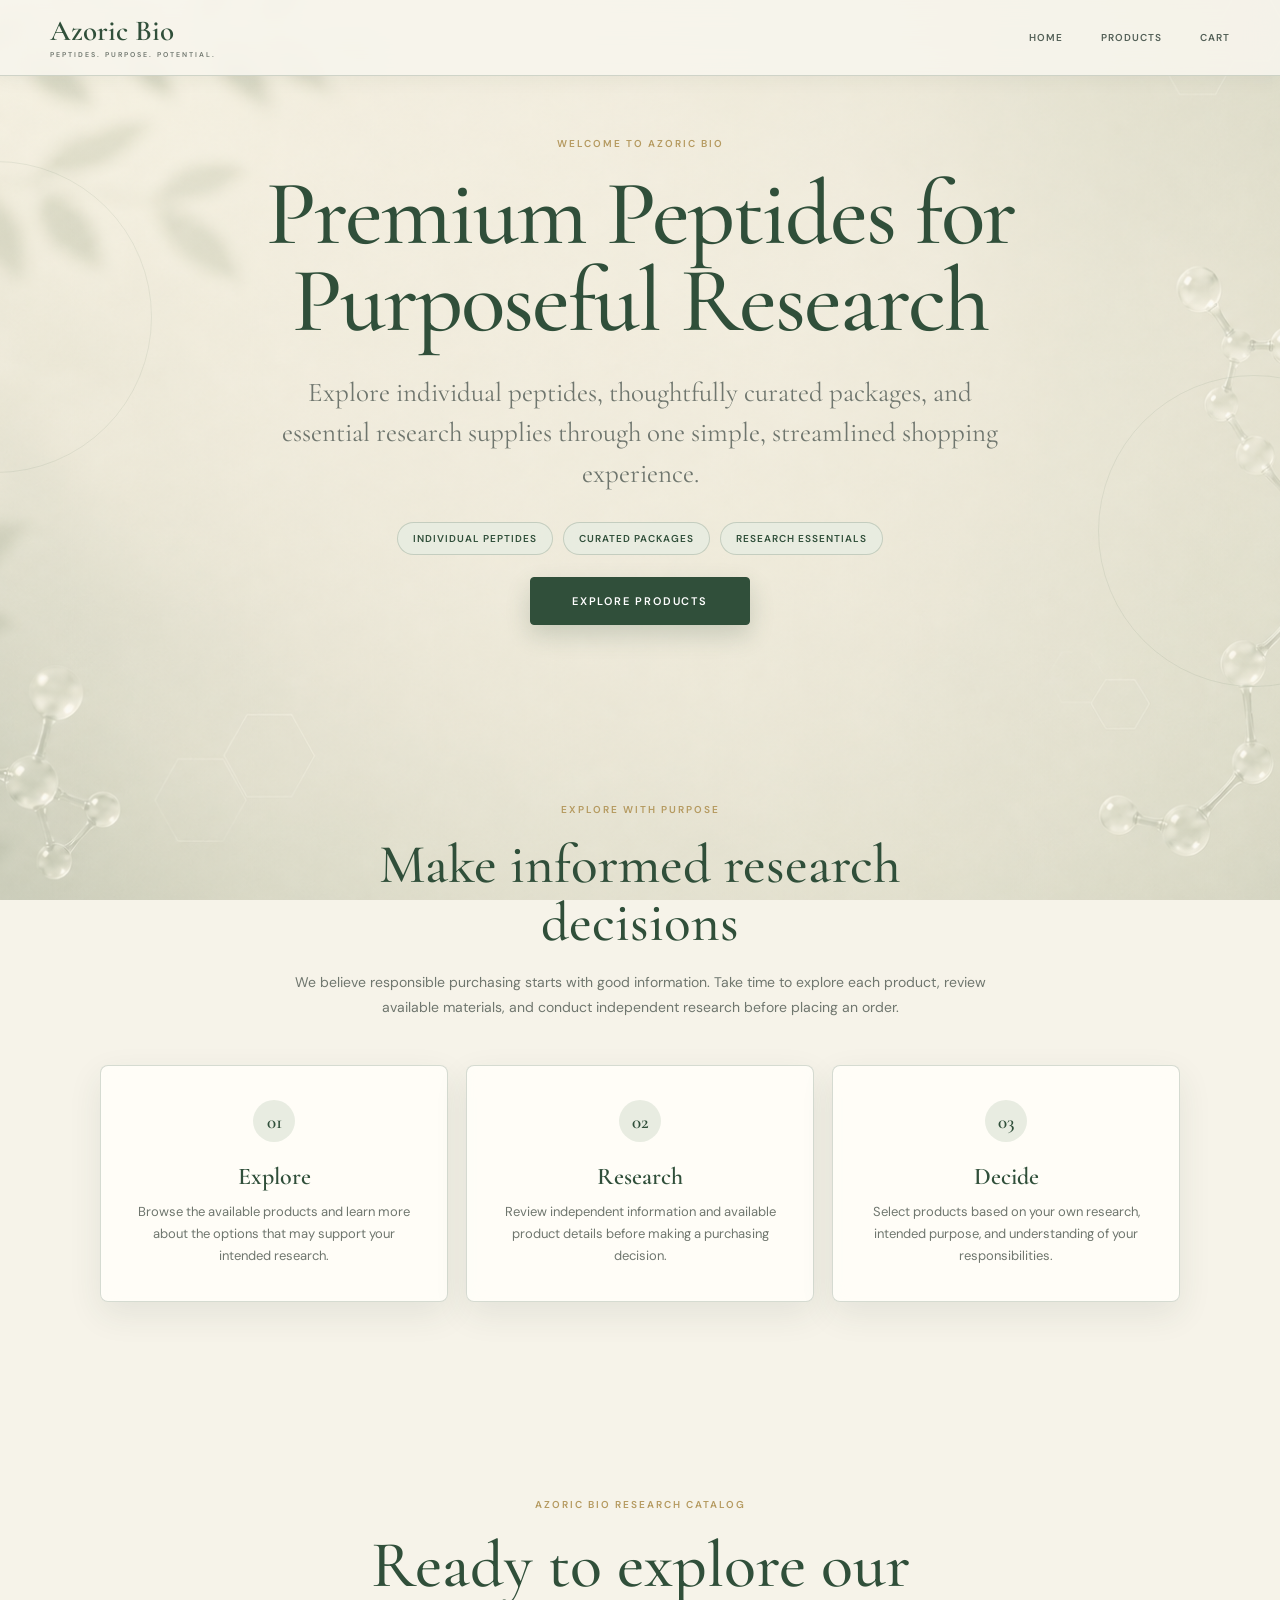
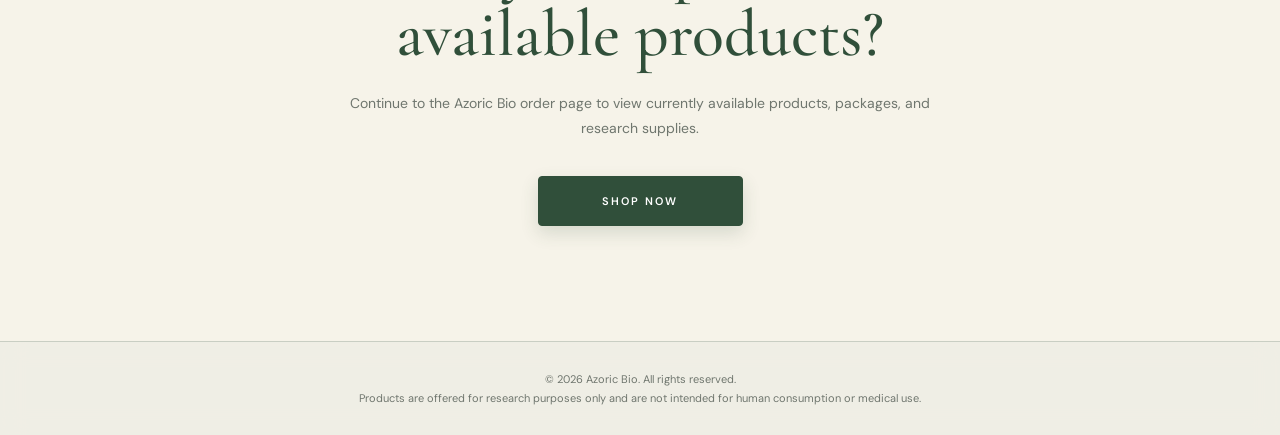
<file: index.html>
<!DOCTYPE html>
<html lang="en">
<head>
  <meta charset="UTF-8">
  <meta name="viewport" content="width=device-width, initial-scale=1.0">

  <title>Azoric Bio — Research With Confidence</title>

  <link
    href="https://fonts.googleapis.com/css2?family=Cormorant+Garamond:wght@400;500;600;700&family=DM+Sans:wght@400;500;600&display=swap"
    rel="stylesheet"
  >

  <style>
    :root {
      --ivory: #f7f5ed;
      --surface: #fffef9;
      --green: #304a38;
      --sage: #87977d;
      --sage-light: #e9ede4;
      --gold: #b59b62;
      --text: #26352b;
      --muted: #6e756d;
      --border: rgba(48, 74, 56, 0.18);
    }

    * {
      box-sizing: border-box;
      margin: 0;
      padding: 0;
    }

    html {
      scroll-behavior: smooth;
    }

    body {
      min-height: 100vh;
      color: var(--text);
      background:
        radial-gradient(
          circle at 8% 8%,
          rgba(135, 151, 125, 0.16),
          transparent 25%
        ),
        radial-gradient(
          circle at 92% 16%,
          rgba(181, 155, 98, 0.12),
          transparent 22%
        ),
        var(--ivory);
      font-family: "DM Sans", Arial, sans-serif;
    }

    a {
      color: inherit;
    }

    /* Header */

    .site-header {
      position: sticky;
      top: 0;
      z-index: 10;
      display: grid;
      grid-template-columns: auto 1fr;
      align-items: center;
      gap: 35px;
      min-height: 76px;
      padding: 12px max(24px, calc((100% - 1180px) / 2));
      background: rgba(247, 245, 237, 0.94);
      border-bottom: 1px solid var(--border);
      backdrop-filter: blur(14px);
    }

    .brand {
      text-decoration: none;
      white-space: nowrap;
    }

    .brand-name {
      display: block;
      color: var(--green);
      font-family: "Cormorant Garamond", Georgia, serif;
      font-size: 29px;
      font-weight: 600;
      line-height: 1;
    }

    .brand-tagline {
      display: block;
      margin-top: 5px;
      color: var(--muted);
      font-size: 7px;
      font-weight: 600;
      letter-spacing: 1.8px;
      text-transform: uppercase;
    }

    .main-nav {
      display: flex;
      align-items: center;
      justify-content: flex-end;
      gap: clamp(18px, 3vw, 38px);
    }

    .main-nav a {
      padding: 12px 0;
      color: #536057;
      font-size: 10px;
      font-weight: 600;
      letter-spacing: 1px;
      text-decoration: none;
      text-transform: uppercase;
      white-space: nowrap;
      transition: color 0.2s ease;
    }

    .main-nav a:hover {
      color: var(--green);
    }

    .nav-shop {
      padding: 11px 20px !important;
      color: white !important;
      background: var(--green);
      border-radius: 3px;
      transition:
        background 0.2s ease,
        transform 0.2s ease !important;
    }

    .nav-shop:hover {
      background: #243a2b;
      transform: translateY(-1px);
    }

    main {
      overflow: hidden;
    }

    /* Hero */

    .hero {
      position: relative;
      display: grid;
      place-items: center;
      min-height: auto;
      padding: 55px 24px 65px;
      text-align: center;
    }

    .hero::before,
    .hero::after {
      content: "";
      position: absolute;
      width: 310px;
      height: 310px;
      border: 1px solid rgba(48, 74, 56, 0.08);
      border-radius: 50%;
    }

    .hero::before {
      top: 85px;
      left: -160px;
    }

    .hero::after {
      right: -130px;
      bottom: 35px;
    }

    .hero-content {
      position: relative;
      z-index: 1;
      width: 100%;
      max-width: 850px;
    }

    .eyebrow {
      display: inline-block;
      margin-bottom: 20px;
      color: var(--gold);
      font-size: 10px;
      font-weight: 600;
      letter-spacing: 3px;
      text-transform: uppercase;
    }

    .hero h1 {
      color: var(--green);
      font-family: "Cormorant Garamond", Georgia, serif;
      font-size: clamp(55px, 8vw, 92px);
      font-weight: 500;
      letter-spacing: -2px;
      line-height: 0.95;
    }

    .hero-description {
      max-width: 650px;
      margin: 28px auto 0;
      color: var(--muted);
      font-family: "Cormorant Garamond", Georgia, serif;
      font-size: clamp(20px, 3vw, 27px);
      line-height: 1.5;
    }

    .research-notice {
      max-width: 760px;
      margin: 42px auto 0;
      padding: 23px 28px;
      background: rgba(255, 254, 249, 0.76);
      border: 1px solid var(--border);
      border-radius: 8px;
      box-shadow: 0 12px 35px rgba(48, 74, 56, 0.07);
    }

    .research-notice strong {
      display: block;
      margin-bottom: 8px;
      color: var(--green);
      font-family: "Cormorant Garamond", Georgia, serif;
      font-size: 22px;
      font-weight: 600;
    }

    .research-notice p {
      color: var(--muted);
      font-size: 13px;
      line-height: 1.8;
    }

    /* Shared sections */

    .content-section {
      padding: 75px 24px;
      scroll-margin-top: 80px;
    }

    .section-inner {
      width: 100%;
      max-width: 1080px;
      margin: 0 auto;
    }

    .section-heading {
      max-width: 700px;
      margin: 0 auto 45px;
      text-align: center;
    }

    .section-heading h2 {
      color: var(--green);
      font-family: "Cormorant Garamond", Georgia, serif;
      font-size: clamp(38px, 5vw, 55px);
      font-weight: 500;
      line-height: 1.05;
    }

    .section-heading p {
      margin-top: 18px;
      color: var(--muted);
      font-size: 14px;
      line-height: 1.8;
    }

    /* Explore, research and decide cards */

    .use-grid {
      display: grid;
      grid-template-columns: repeat(3, minmax(0, 1fr));
      gap: 18px;
    }

    .use-card {
      padding: 34px 28px;
      background: rgba(255, 254, 249, 0.72);
      border: 1px solid var(--border);
      border-radius: 8px;
      text-align: center;
      box-shadow: 0 8px 24px rgba(48, 74, 56, 0.04);
      transition:
        transform 0.2s ease,
        box-shadow 0.2s ease;
    }

    .use-card:hover {
      transform: translateY(-3px);
      box-shadow: 0 13px 30px rgba(48, 74, 56, 0.08);
    }

    .use-card-number {
      display: grid;
      place-items: center;
      width: 42px;
      height: 42px;
      margin: 0 auto 20px;
      color: var(--green);
      background: var(--sage-light);
      border-radius: 50%;
      font-family: "Cormorant Garamond", Georgia, serif;
      font-size: 19px;
      font-weight: 600;
    }

    .use-card h3 {
      color: var(--green);
      font-family: "Cormorant Garamond", Georgia, serif;
      font-size: 24px;
      font-weight: 600;
    }

    .use-card p {
      margin-top: 10px;
      color: var(--muted);
      font-size: 13px;
      line-height: 1.7;
    }

    /* Customer responsibility section */

    .responsibility-section {
      background: var(--green);
    }

    .responsibility-card {
      max-width: 880px;
      margin: 0 auto;
      padding: 55px;
      color: white;
      border: 1px solid rgba(255, 255, 255, 0.22);
      border-radius: 10px;
      text-align: center;
    }

    .responsibility-card .eyebrow {
      color: #d7c596;
    }

    .responsibility-card h2 {
      font-family: "Cormorant Garamond", Georgia, serif;
      font-size: clamp(38px, 5vw, 54px);
      font-weight: 500;
    }

    .responsibility-card p {
      max-width: 700px;
      margin: 22px auto 0;
      color: rgba(255, 255, 255, 0.8);
      font-size: 14px;
      line-height: 1.9;
    }

    /* Shop call to action */

    .cta-section {
      padding: 115px 24px;
      text-align: center;
    }

    .cta-section h2 {
      max-width: 730px;
      margin: 0 auto;
      color: var(--green);
      font-family: "Cormorant Garamond", Georgia, serif;
      font-size: clamp(42px, 6vw, 66px);
      font-weight: 500;
      line-height: 1.04;
    }

    .cta-section p {
      max-width: 590px;
      margin: 22px auto 35px;
      color: var(--muted);
      font-size: 14px;
      line-height: 1.8;
    }

    .shop-button {
      display: inline-block;
      min-width: 205px;
      padding: 17px 28px;
      color: white;
      background: var(--green);
      border: 1px solid var(--green);
      border-radius: 4px;
      box-shadow: 0 10px 25px rgba(48, 74, 56, 0.2);
      font-size: 11px;
      font-weight: 600;
      letter-spacing: 2px;
      text-decoration: none;
      text-transform: uppercase;
      transition:
        color 0.2s ease,
        background 0.2s ease,
        transform 0.2s ease;
    }

    .shop-button:hover {
      color: var(--green);
      background: transparent;
      transform: translateY(-2px);
    }

    /* Footer */

    footer {
      padding: 28px 24px;
      color: var(--muted);
      background: #efeee7;
      border-top: 1px solid var(--border);
      font-size: 11px;
      line-height: 1.7;
      text-align: center;
    }

    /* Mobile */

    @media (max-width: 760px) {
      .site-header {
        grid-template-columns: 1fr;
        gap: 8px;
        padding: 14px 18px 0;
      }

      .main-nav {
        justify-content: flex-start;
        gap: 24px;
        overflow-x: auto;
        padding-bottom: 10px;
      }

      .main-nav a {
        font-size: 9px;
      }

      .nav-shop {
        padding: 9px 15px !important;
      }

      .hero {
        min-height: auto;
        padding-top: 50px 18px 60px;
      }

      .use-grid {
        grid-template-columns: 1fr;
      }

      .responsibility-card {
        padding: 40px 24px;
      }
    }

    @media (max-width: 440px) {
      .brand-name {
        font-size: 25px;
      }

      .hero h1 {
        font-size: 53px;
      }

      .research-notice {
        padding: 22px 18px;
      }

      .content-section {
        padding: 70px 18px;
      }
    }
    
  </style>
  <link href="https://fonts.googleapis.com/css2?family=Cormorant+Garamond:wght@400;500;600;700&family=DM+Sans:wght@400;500;600&display=swap" rel="stylesheet">
  <link rel="stylesheet" href="azoric-theme.css">
</head>

<body id="top">

  <header class="site-header">
    <a class="brand" href="index.html">
      <span class="brand-name">Azoric Bio</span>
      <span class="brand-tagline">Peptides. Purpose. Potential.</span>
    </a>

    <nav class="main-nav" aria-label="Main navigation">
      <a class="active" href="index.html">Home</a>
      <a href="order.html">Products</a>
      <a href="cart.html">Cart</a>
    </nav>
  </header>

  <main>
    
    <section class="hero">
      <div class="hero-content">
        <span class="eyebrow">Welcome to Azoric Bio</span>

        <h1>Premium Peptides for Purposeful Research</h1>

        <p class="hero-description">
          Explore individual peptides, thoughtfully curated packages,
          and essential research supplies through one simple,
          streamlined shopping experience.
        </p>

       <div class="hero-highlights">
         <span>Individual Peptides</span>
         <span>Curated Packages</span>
         <span>Research Essentials</span>
       </div>

<a class="hero-shop-button" href="order.html">
  Explore Products
</a>

    </section>

    <section
      class="content-section"
      id="informed-research"
    >
      <div class="section-inner">
        <div class="section-heading">
          <span class="eyebrow">Explore With Purpose</span>

          <h2>Make informed research decisions</h2>

          <p>
            We believe responsible purchasing starts with good information.
            Take time to explore each product, review available materials,
            and conduct independent research before placing an order.
          </p>
        </div>

        <div class="use-grid">
          <article class="use-card">
            <span class="use-card-number">01</span>

            <h3>Explore</h3>

            <p>
              Browse the available products and learn more about the options
              that may support your intended research.
            </p>
          </article>

          <article class="use-card">
            <span class="use-card-number">02</span>

            <h3>Research</h3>

            <p>
              Review independent information and available product details
              before making a purchasing decision.
            </p>
          </article>

          <article class="use-card">
            <span class="use-card-number">03</span>

            <h3>Decide</h3>

            <p>
              Select products based on your own research, intended purpose,
              and understanding of your responsibilities.
            </p>
          </article>
        </div>
      </div>
    </section>

    <section class="cta-section">
      <span class="eyebrow">Azoric Bio Research Catalog</span>

      <h2>Ready to explore our available products?</h2>

      <p>
        Continue to the Azoric Bio order page to view currently available
        products, packages, and research supplies.
      </p>

      <a class="shop-button" href="order.html">
        Shop Now
      </a>
    </section>
  </main>

  <footer>
    <div>© 2026 Azoric Bio. All rights reserved.</div>

    <div>
      Products are offered for research purposes only and are not intended
      for human consumption or medical use.
    </div>
  </footer>

</body>
</html>
</file>
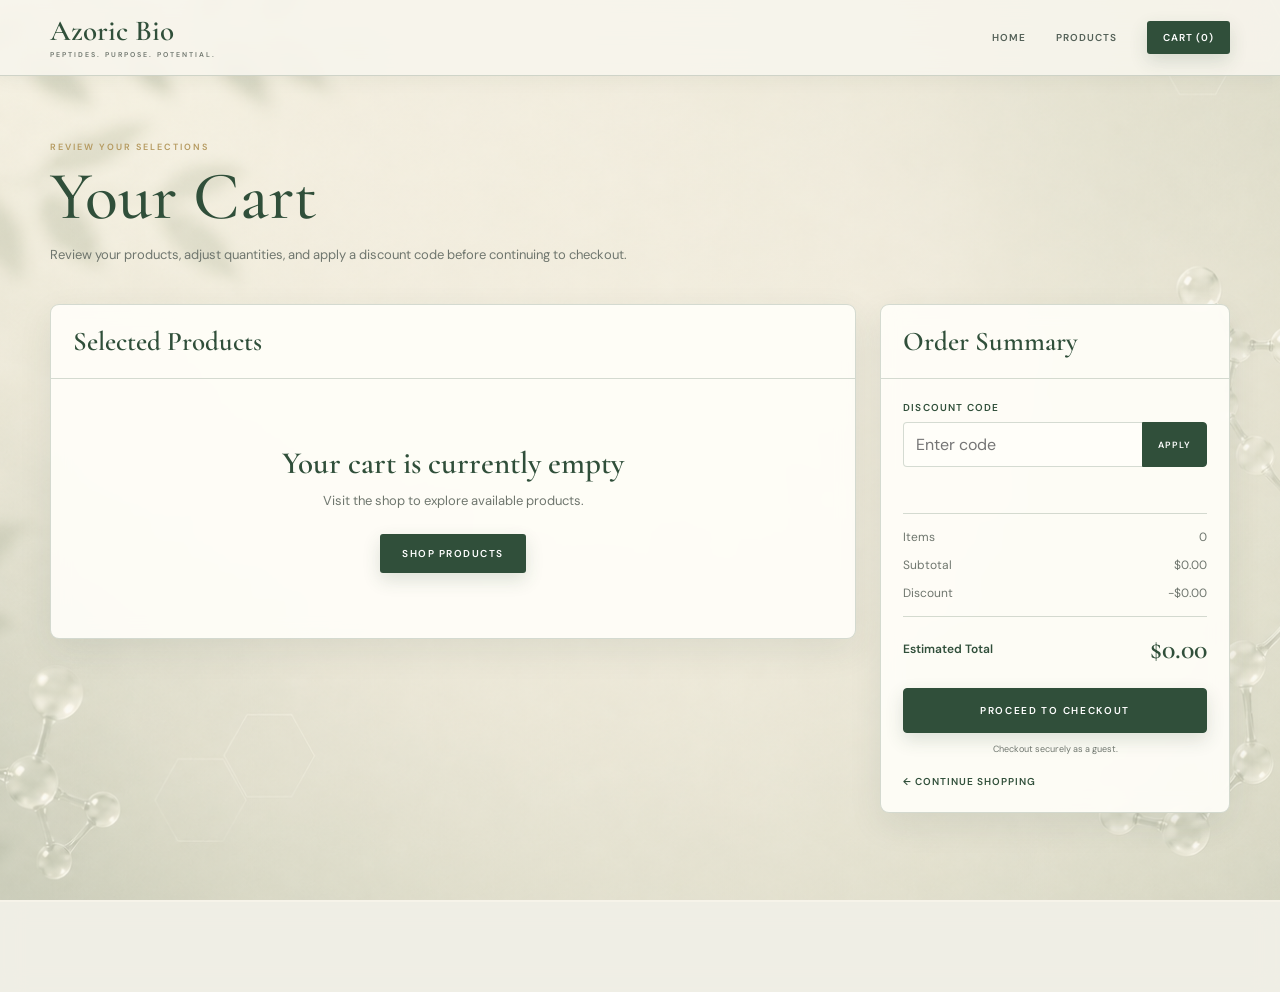
<file: cart.html>
<!DOCTYPE html>
<html lang="en">
<head>
  <meta charset="UTF-8">
  <meta name="viewport" content="width=device-width, initial-scale=1.0">

  <title>Your Cart — Azoric Bio</title>

  <link
    href="https://fonts.googleapis.com/css2?family=Cormorant+Garamond:wght@400;500;600;700&family=DM+Sans:wght@400;500;600&display=swap"
    rel="stylesheet"
  >

  <style>
    :root {
      --ivory: #f7f5ed;
      --surface: #fffef9;
      --green: #304a38;
      --sage: #87977d;
      --sage-light: #e9ede4;
      --gold: #b59b62;
      --text: #26352b;
      --muted: #6e756d;
      --border: rgba(48, 74, 56, 0.18);
      --danger: #a34a3f;
    }

    * {
      box-sizing: border-box;
      margin: 0;
      padding: 0;
    }

    body {
      min-height: 100vh;
      color: var(--text);
      background:
        radial-gradient(
          circle at 8% 8%,
          rgba(135, 151, 125, 0.13),
          transparent 25%
        ),
        var(--ivory);
      font-family: "DM Sans", Arial, sans-serif;
    }

    button,
    input {
      font: inherit;
    }

    .site-header {
      display: grid;
      grid-template-columns: auto 1fr;
      align-items: center;
      gap: 35px;
      min-height: 76px;
      padding: 12px max(24px, calc((100% - 1180px) / 2));
      background: rgba(247, 245, 237, 0.95);
      border-bottom: 1px solid var(--border);
    }

    .brand {
      text-decoration: none;
    }

    .brand-name {
      display: block;
      color: var(--green);
      font-family: "Cormorant Garamond", Georgia, serif;
      font-size: 29px;
      font-weight: 600;
      line-height: 1;
    }

    .brand-tagline {
      display: block;
      margin-top: 5px;
      color: var(--muted);
      font-size: 7px;
      font-weight: 600;
      letter-spacing: 1.8px;
      text-transform: uppercase;
    }

    .main-nav {
      display: flex;
      align-items: center;
      justify-content: flex-end;
      gap: 30px;
    }

    .main-nav a {
      color: #536057;
      font-size: 10px;
      font-weight: 600;
      letter-spacing: 1px;
      text-decoration: none;
      text-transform: uppercase;
    }

    .main-nav a:hover,
    .main-nav a.active {
      color: var(--green);
    }

    .cart-link {
      padding: 10px 16px;
      color: white !important;
      background: var(--green);
      border-radius: 3px;
    }

    .page {
      width: min(1180px, calc(100% - 36px));
      margin: 0 auto;
      padding: 65px 0 90px;
    }

    .page-heading {
      margin-bottom: 38px;
    }

    .eyebrow {
      display: block;
      margin-bottom: 10px;
      color: var(--gold);
      font-size: 9px;
      font-weight: 600;
      letter-spacing: 2.5px;
      text-transform: uppercase;
    }

    .page-heading h1 {
      color: var(--green);
      font-family: "Cormorant Garamond", Georgia, serif;
      font-size: clamp(45px, 6vw, 68px);
      font-weight: 500;
      line-height: 1;
    }

    .page-heading p {
      margin-top: 13px;
      color: var(--muted);
      font-size: 13px;
      line-height: 1.7;
    }

    .cart-layout {
      display: grid;
      grid-template-columns: minmax(0, 1fr) 350px;
      gap: 24px;
      align-items: start;
    }

    .cart-panel,
    .summary-panel {
      background: rgba(255, 254, 249, 0.86);
      border: 1px solid var(--border);
      border-radius: 9px;
      box-shadow: 0 10px 30px rgba(48, 74, 56, 0.05);
    }

    .panel-heading {
      padding: 20px 22px;
      border-bottom: 1px solid var(--border);
    }

    .panel-heading h2 {
      color: var(--green);
      font-family: "Cormorant Garamond", Georgia, serif;
      font-size: 27px;
      font-weight: 600;
    }

    .cart-item {
      display: grid;
      grid-template-columns: minmax(0, 1fr) auto auto auto;
      gap: 20px;
      align-items: center;
      padding: 22px;
      border-bottom: 1px solid var(--border);
    }

    .cart-item:last-child {
      border-bottom: 0;
    }

    .item-name {
      color: var(--green);
      font-family: "Cormorant Garamond", Georgia, serif;
      font-size: 21px;
      font-weight: 600;
    }

    .item-details {
      margin-top: 5px;
      color: var(--muted);
      font-size: 11px;
      line-height: 1.6;
    }

    .item-price {
      color: var(--green);
      font-size: 13px;
      white-space: nowrap;
    }

    .quantity-control {
      display: grid;
      grid-template-columns: 31px 42px 31px;
      border: 1px solid var(--border);
      border-radius: 4px;
      overflow: hidden;
    }

    .quantity-control button {
      min-height: 34px;
      color: var(--green);
      background: var(--sage-light);
      border: 0;
      cursor: pointer;
    }

    .quantity-control button:hover {
      background: #dfe6da;
    }

    .quantity-control input {
      width: 42px;
      min-height: 34px;
      color: var(--text);
      background: var(--surface);
      border: 0;
      border-right: 1px solid var(--border);
      border-left: 1px solid var(--border);
      text-align: center;
      appearance: textfield;
    }

    .remove-button {
      color: var(--danger);
      background: transparent;
      border: 0;
      font-size: 10px;
      letter-spacing: 0.8px;
      text-transform: uppercase;
      cursor: pointer;
    }

    .empty-cart {
      padding: 65px 25px;
      text-align: center;
    }

    .empty-cart h2 {
      color: var(--green);
      font-family: "Cormorant Garamond", Georgia, serif;
      font-size: 31px;
      font-weight: 600;
    }

    .empty-cart p {
      margin: 10px 0 25px;
      color: var(--muted);
      font-size: 13px;
    }

    .shop-link {
      display: inline-block;
      padding: 13px 22px;
      color: white;
      background: var(--green);
      border-radius: 3px;
      font-size: 10px;
      font-weight: 600;
      letter-spacing: 1.5px;
      text-decoration: none;
      text-transform: uppercase;
    }

    .summary-content {
      padding: 22px;
    }

    .discount-label {
      display: block;
      margin-bottom: 8px;
      color: var(--green);
      font-size: 10px;
      font-weight: 600;
      letter-spacing: 1.2px;
      text-transform: uppercase;
    }

    .discount-form {
      display: grid;
      grid-template-columns: 1fr auto;
      margin-bottom: 9px;
    }

    .discount-form input {
      min-width: 0;
      padding: 11px 12px;
      color: var(--text);
      background: var(--surface);
      border: 1px solid var(--border);
      border-right: 0;
      border-radius: 4px 0 0 4px;
      outline: none;
    }

    .discount-form input:focus {
      border-color: var(--sage);
    }

    .discount-form button {
      padding: 0 15px;
      color: white;
      background: var(--green);
      border: 1px solid var(--green);
      border-radius: 0 4px 4px 0;
      font-size: 9px;
      font-weight: 600;
      letter-spacing: 1px;
      text-transform: uppercase;
      cursor: pointer;
    }

    .discount-message {
      min-height: 18px;
      margin-bottom: 19px;
      color: var(--muted);
      font-size: 10px;
      line-height: 1.5;
    }

    .discount-message.success {
      color: var(--green);
    }

    .discount-message.error {
      color: var(--danger);
    }

    .summary-divider {
      height: 1px;
      margin: 15px 0;
      background: var(--border);
    }

    .summary-row {
      display: flex;
      justify-content: space-between;
      gap: 20px;
      margin: 12px 0;
      color: var(--muted);
      font-size: 12px;
    }

    .summary-row.total {
      align-items: center;
      color: var(--green);
      font-weight: 600;
    }

    .summary-row.total span:last-child {
      font-family: "Cormorant Garamond", Georgia, serif;
      font-size: 28px;
    }

    .checkout-button {
      display: block;
      width: 100%;
      margin-top: 22px;
      padding: 15px 20px;
      color: white;
      background: var(--green);
      border: 1px solid var(--green);
      border-radius: 4px;
      font-size: 10px;
      font-weight: 600;
      letter-spacing: 1.7px;
      text-align: center;
      text-decoration: none;
      text-transform: uppercase;
      cursor: pointer;
    }

    .checkout-button.disabled {
      color: #8d948d;
      background: #e6e7e1;
      border-color: #d5d7d1;
      cursor: not-allowed;
      pointer-events: none;
    }

    .checkout-note {
      margin-top: 10px;
      color: var(--muted);
      font-size: 9px;
      line-height: 1.5;
      text-align: center;
    }

    .continue-shopping {
      display: inline-block;
      margin-top: 18px;
      color: var(--green);
      font-size: 10px;
      font-weight: 600;
      letter-spacing: 1px;
      text-decoration: none;
      text-transform: uppercase;
    }

    footer {
      padding: 27px 20px;
      color: var(--muted);
      background: #efeee7;
      border-top: 1px solid var(--border);
      font-size: 10px;
      line-height: 1.7;
      text-align: center;
    }

    @media (max-width: 850px) {
      .cart-layout {
    grid-template-columns: 1fr;
  }

  .cart-panel {
    order: 1;
  }

  .summary-panel {
    order: 2;
  }
    }

    @media (max-width: 650px) {
      .site-header {
        grid-template-columns: 1fr;
        gap: 12px;
        padding: 15px 18px;
      }

      .main-nav {
        justify-content: flex-start;
      }

      .page {
        width: min(100% - 24px, 1180px);
        padding-top: 40px;
      }

      .cart-item {
        grid-template-columns: minmax(0, 1fr) auto;
        gap: 14px;
      }

      .item-price {
        text-align: right;
      }

      .quantity-control {
        grid-column: 1;
      }

      .remove-button {
        grid-column: 2;
        justify-self: end;
      }
    }
  </style>
  <link href="https://fonts.googleapis.com/css2?family=Cormorant+Garamond:wght@400;500;600;700&family=DM+Sans:wght@400;500;600&display=swap" rel="stylesheet">
  <link rel="stylesheet" href="azoric-theme.css">
</head>

<body>

  <header class="site-header">
    <a class="brand" href="index.html">
      <span class="brand-name">Azoric Bio</span>
      <span class="brand-tagline">Peptides. Purpose. Potential.</span>
    </a>

    <nav class="main-nav" aria-label="Main navigation">
      <a href="index.html">Home</a>
      <a href="order.html">Products</a>
      <a class="cart-link active" href="cart.html">
        Cart (<span id="headerCartCount">0</span>)
      </a>
    </nav>
  </header>

  <main class="page">
    <div class="page-heading">
      <span class="eyebrow">Review Your Selections</span>
      <h1>Your Cart</h1>
      <p>
        Review your products, adjust quantities, and apply a discount code
        before continuing to checkout.
      </p>
    </div>

    <div class="cart-layout">
      <section class="cart-panel">
        <div class="panel-heading">
          <h2>Selected Products</h2>
        </div>

        <div id="cartItems"></div>
      </section>

      <aside class="summary-panel">
        <div class="panel-heading">
          <h2>Order Summary</h2>
        </div>

        <div class="summary-content">
          <label class="discount-label" for="discountInput">
            Discount Code
          </label>

          <div class="discount-form">
            <input
              id="discountInput"
              type="text"
              placeholder="Enter code"
              autocomplete="off"
            >

            <button type="button" onclick="applyDiscount()">
              Apply
            </button>
          </div>

          <div
            class="discount-message"
            id="discountMessage"
            aria-live="polite"
          ></div>

          <div class="summary-divider"></div>

          <div class="summary-row">
            <span>Items</span>
            <span id="itemCount">0</span>
          </div>

          <div class="summary-row">
            <span>Subtotal</span>
            <span id="subtotal">$0.00</span>
          </div>

          <div class="summary-row" id="discountRow" hidden>
            <span id="discountLabel">Discount</span>
            <span id="discountAmount">-$0.00</span>
          </div>

          <div class="summary-divider"></div>

          <div class="summary-row total">
            <span>Estimated Total</span>
            <span id="estimatedTotal">$0.00</span>
          </div>

          <a
            id="checkoutButton"
            class="checkout-button"
            href="checkout.html"
          >
            Proceed to Checkout
          </a>

          <p class="checkout-note">
            Checkout securely as a guest.
          </p>

          <a class="continue-shopping" href="order.html">
            ← Continue Shopping
          </a>
        </div>
      </aside>
    </div>
  </main>

  <footer>
    <div>© 2026 Azoric Bio. All rights reserved.</div>
    <div>
      Products are offered for research purposes only and are not intended
      for human consumption or medical use.
    </div>
  </footer>

  <script>
    const CART_KEY = "azoricBioCart";
    const DISCOUNT_KEY = "azoricBioDiscount";

    const SUPABASE_URL =
      "https://topaetuajpdzauvhrefu.supabase.co";

    const SUPABASE_KEY =
      "eyJhbGciOiJIUzI1NiIsInR5cCI6IkpXVCJ9.eyJpc3MiOiJzdXBhYmFzZSIsInJlZiI6InRvcGFldHVhanBkemF1dmhyZWZ1Iiwicm9sZSI6ImFub24iLCJpYXQiOjE3NzkwNDg0ODAsImV4cCI6MjA5NDYyNDQ4MH0.K3Lag09MNyEVZaGaMu7iNst2OyzcTfc2PWPPwrGhb9w";

    let cart = readSavedCart();
    let appliedDiscount = readSavedDiscount();

    function readSavedCart() {
      try {
        const saved = JSON.parse(localStorage.getItem(CART_KEY));
        return Array.isArray(saved) ? saved : [];
      } catch (error) {
        return [];
      }
    }

    function readSavedDiscount() {
      try {
        return JSON.parse(localStorage.getItem(DISCOUNT_KEY)) || null;
      } catch (error) {
        return null;
      }
    }

    function saveCart() {
      localStorage.setItem(CART_KEY, JSON.stringify(cart));
    }

    function saveDiscount() {
      if (appliedDiscount) {
        localStorage.setItem(
          DISCOUNT_KEY,
          JSON.stringify(appliedDiscount)
        );
      } else {
        localStorage.removeItem(DISCOUNT_KEY);
      }
    }

    function money(value) {
      return "$" + Number(value || 0).toFixed(2);
    }

    function safeText(value) {
      const element = document.createElement("div");
      element.textContent = String(value || "");
      return element.innerHTML;
    }

    function getSubtotal() {
      return cart.reduce((total, item) => {
        return total + Number(item.price) * Number(item.quantity);
      }, 0);
    }

    function getDiscountAmount(subtotal) {
      if (!appliedDiscount) return 0;

      if (appliedDiscount.type === "percent") {
        return subtotal * (Number(appliedDiscount.value) / 100);
      }

      return Math.min(Number(appliedDiscount.value), subtotal);
    }

    function renderCart() {
      cart = cart.filter(item => Number(item.quantity) > 0);
      saveCart();

      const cartItems = document.getElementById("cartItems");
      const headerCartCount =
        document.getElementById("headerCartCount");
      const itemCount = document.getElementById("itemCount");
      const subtotalElement = document.getElementById("subtotal");
      const estimatedTotal =
        document.getElementById("estimatedTotal");
      const discountRow = document.getElementById("discountRow");
      const discountLabel =
        document.getElementById("discountLabel");
      const discountAmount =
        document.getElementById("discountAmount");

      const totalQuantity = cart.reduce((total, item) => {
        return total + Number(item.quantity);
      }, 0);

      headerCartCount.textContent = totalQuantity;
      itemCount.textContent = totalQuantity;

      if (!cart.length) {
        cartItems.innerHTML = `
          <div class="empty-cart">
            <h2>Your cart is currently empty</h2>
            <p>Visit the shop to explore available products.</p>
            <a class="shop-link" href="order.html">Shop Products</a>
          </div>
        `;
      } else {
        cartItems.innerHTML = cart.map((item, index) => {
          const dose = item.dose ? " · " + safeText(item.dose) : "";
          const details = item.details
            ? safeText(item.details)
            : "Research product" + dose;

          return `
            <article class="cart-item">
              <div>
                <div class="item-name">${safeText(item.name)}</div>
                <div class="item-details">${details}</div>
              </div>

              <div class="item-price">
                ${money(item.price)} each
              </div>

              <div class="quantity-control">
                <button
                  type="button"
                  aria-label="Decrease quantity"
                  onclick="changeQuantity(${index}, -1)"
                >
                  −
                </button>

                <input
                  type="number"
                  min="1"
                  max="${Number(item.stock) || 99}"
                  value="${Number(item.quantity)}"
                  aria-label="Quantity for ${safeText(item.name)}"
                  onchange="setQuantity(${index}, this.value)"
                >

                <button
                  type="button"
                  aria-label="Increase quantity"
                  onclick="changeQuantity(${index}, 1)"
                >
                  +
                </button>
              </div>

              <button
                type="button"
                class="remove-button"
                onclick="removeItem(${index})"
              >
                Remove
              </button>
            </article>
          `;
        }).join("");
      }

      const subtotal = getSubtotal();
      const discount = getDiscountAmount(subtotal);
      const total = Math.max(0, subtotal - discount);

      subtotalElement.textContent = money(subtotal);
      estimatedTotal.textContent = money(total);

      if (appliedDiscount && discount > 0) {
        discountRow.hidden = false;
        discountLabel.textContent =
          "Discount (" + appliedDiscount.code + ")";
        discountAmount.textContent = "-" + money(discount);
      } else {
        discountRow.hidden = true;
      }
    }

    function changeQuantity(index, change) {
      const item = cart[index];
      if (!item) return;

      const maximum = Number(item.stock) || 99;

      item.quantity = Math.max(
        1,
        Math.min(maximum, Number(item.quantity) + change)
      );

      saveCart();
      renderCart();
    }

    function setQuantity(index, value) {
      const item = cart[index];
      if (!item) return;

      const maximum = Number(item.stock) || 99;

      item.quantity = Math.max(
        1,
        Math.min(maximum, parseInt(value, 10) || 1)
      );

      saveCart();
      renderCart();
    }

    function removeItem(index) {
      cart.splice(index, 1);

      if (!cart.length) {
        appliedDiscount = null;
        saveDiscount();
      }

      saveCart();
      renderCart();
    }

    async function applyDiscount() {
      const input = document.getElementById("discountInput");
      const message =
        document.getElementById("discountMessage");

      const code = input.value.trim().toUpperCase();

      input.value = code;
      message.className = "discount-message";

      if (!cart.length) {
        message.textContent =
          "Add products before applying a discount.";
        message.classList.add("error");
        return;
      }

      if (!code) {
        message.textContent = "Please enter a discount code.";
        message.classList.add("error");
        return;
      }

      message.textContent = "Checking code...";

      try {
        const response = await fetch(
          SUPABASE_URL +
          "/rest/v1/discount_codes?code=eq." +
          encodeURIComponent(code) +
          "&active=eq.true",
          {
            headers: {
              apikey: SUPABASE_KEY,
              Authorization: "Bearer " + SUPABASE_KEY
            }
          }
        );

        const data = await response.json();

        if (!Array.isArray(data) || !data.length) {
          appliedDiscount = null;
          saveDiscount();

          message.textContent = "Invalid or expired code.";
          message.classList.add("error");

          renderCart();
          return;
        }

        const discount = data[0];

        if (
          discount.max_uses &&
          Number(discount.uses) >= Number(discount.max_uses)
        ) {
          appliedDiscount = null;
          saveDiscount();

          message.textContent =
            "This code has reached its maximum uses.";
          message.classList.add("error");

          renderCart();
          return;
        }

        appliedDiscount = discount;
        saveDiscount();

        const description =
          discount.type === "percent"
            ? discount.value + "% off"
            : money(discount.value) + " off";

        message.textContent =
          "Code applied — " + description;

        message.classList.add("success");
        renderCart();
      } catch (error) {
        message.textContent =
          "The code could not be checked. Please try again.";
        message.classList.add("error");
      }
    }

    if (appliedDiscount) {
      document.getElementById("discountInput").value =
        appliedDiscount.code || "";

      const message =
        document.getElementById("discountMessage");

      message.textContent =
        "Code " + appliedDiscount.code + " is applied.";

      message.classList.add("success");
    }

    renderCart();
  </script>
</body>
</html>
</file>
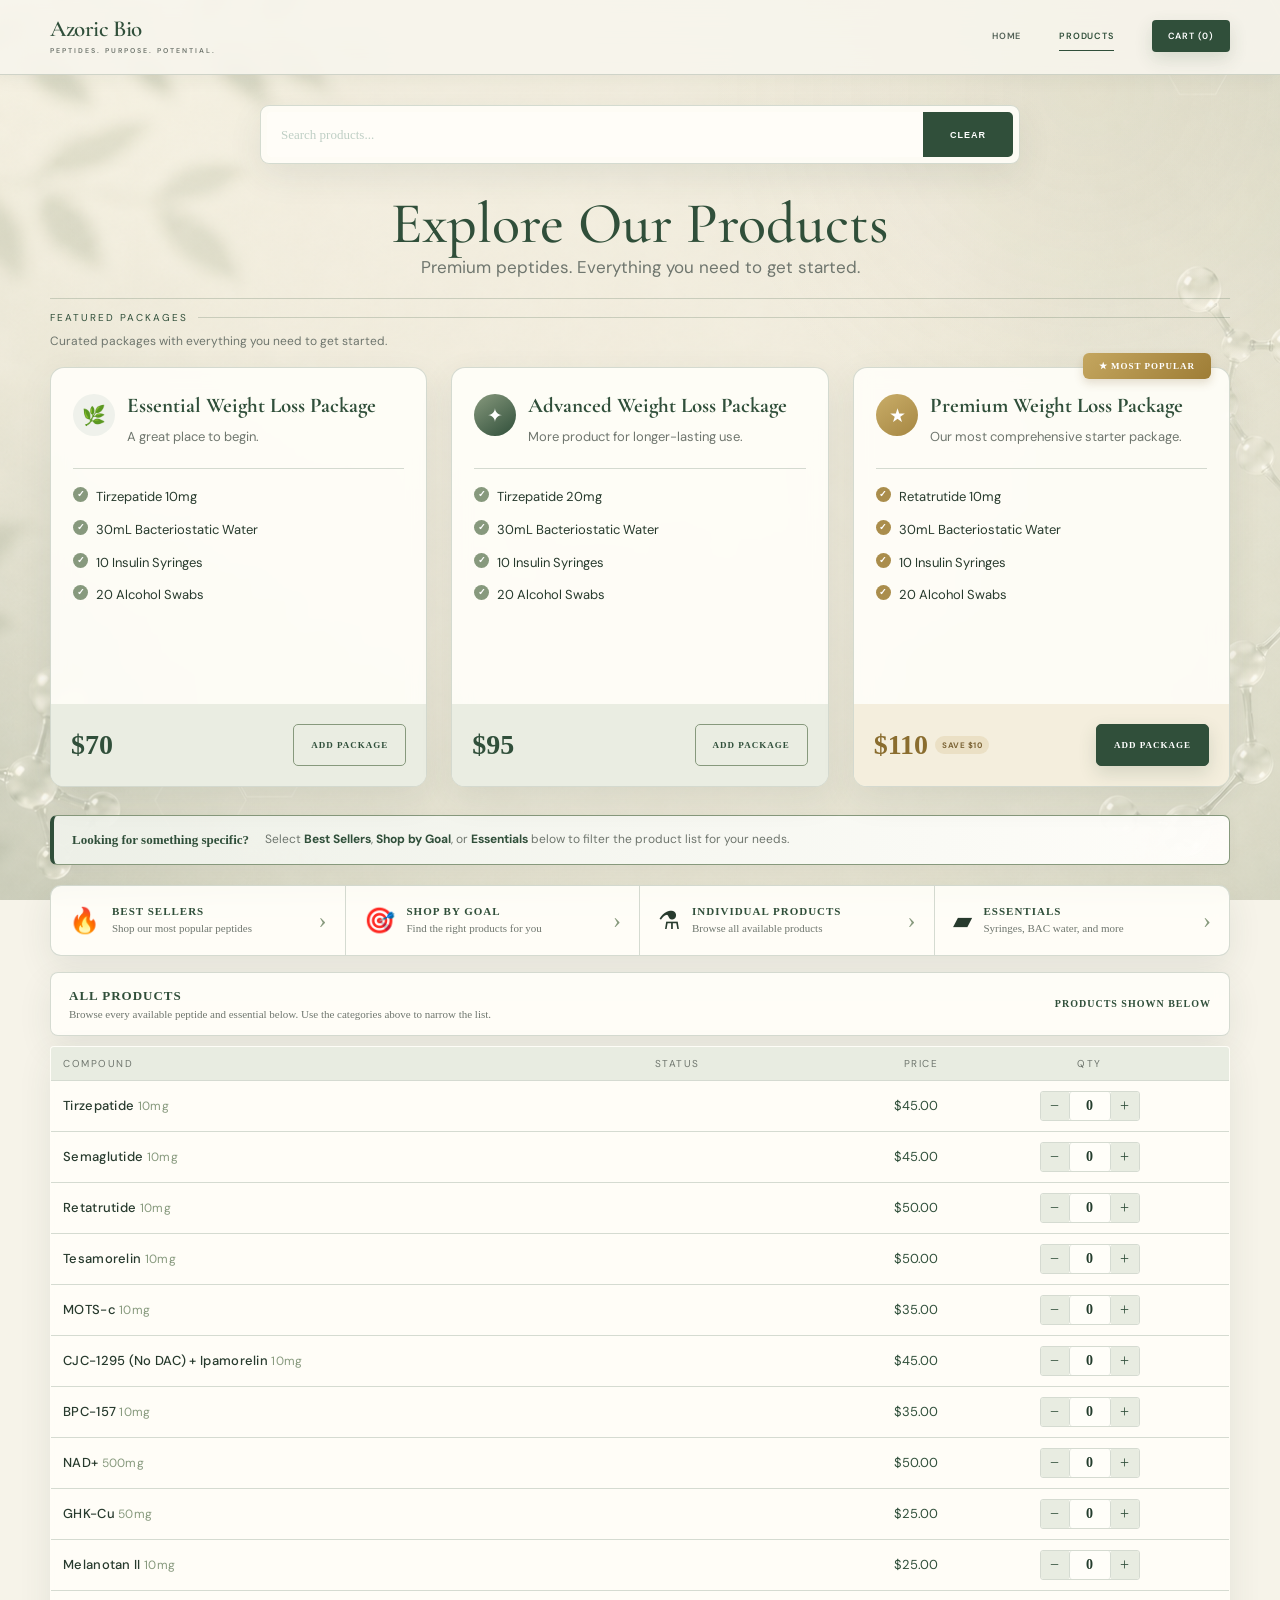
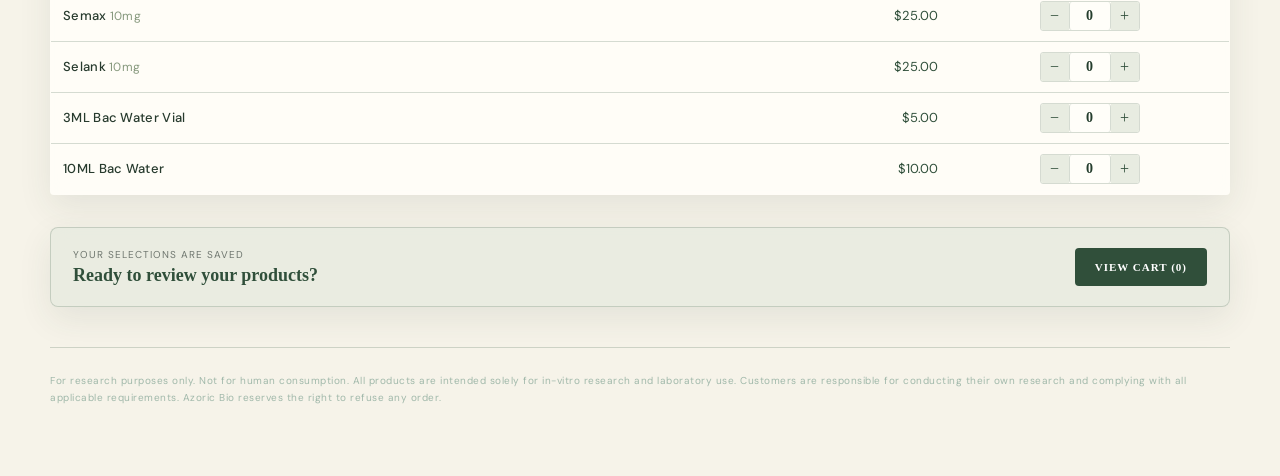
<file: order.html>
<!DOCTYPE html>
<html lang="en">
<head>
<meta charset="UTF-8">
<meta name="viewport" content="width=device-width, initial-scale=1.0">
<title>Products — Azoric Bio</title>
<link href="https://fonts.googleapis.com/css2?family=DM+Mono:wght@300;400;500&family=Syne:wght@400;600;700;800&display=swap" rel="stylesheet">

<style>
  :root {
    --bg: #fbfaf6;
    --surface: #fffefb;
    --border: #ddd9ce;
    --accent: #879b7d;
    --accent2: #eef1e9;
    --accent-dark: #48634d;
    --text: #263d2d;
    --muted: #77766e;
    --danger: #c0392b;
    --mono: 'Book Antiqua', 'Palatino Linotype', Palatino, serif;
    --sans: 'Book Antiqua', 'Palatino Linotype', Palatino, serif;
  }

  * { box-sizing: border-box; margin: 0; padding: 0; }

  body {
    background: radial-gradient(circle at top left, rgba(135, 155, 125, 0.08), transparent 32%),
    linear-gradient(180deg, #fffefb 0%, var(--bg) 100%);
    color: var(--text);
    font-family: var(--mono);
    min-height: 100vh;
    padding: 26px 24px 70px;
  }

  /* Subtle leaf-vein background */
  body::before {
    content: '';
    position: fixed;
    inset: 0;
    pointer-events: none;
  z-index: 0;
  background:
    radial-gradient(circle at 85% 10%, rgba(205, 190, 155, 0.08), transparent 28%);
  }

  .page {
    width: 100%;
  max-width: 1180px;
  margin: 0 auto;
  position: relative;
  z-index: 1;
  }

  /* Header */
  header {
    display: flex;
    align-items: center;
  justify-content: space-between;
  margin-bottom: 30px;
  padding: 0 4px 22px;
  border-bottom: 1px solid var(--border);
  gap: 20px;
  flex-wrap: wrap;
  background: transparent;
  }

  .logo-block h1 {
    font-family: var(--sans);
    font-size: 38px;
    font-weight: 800;
    letter-spacing: -0.5px;
    color: var(--text);
    background: transparent;
  }

  .logo-block h1 span {
    color: var(--accent);
  }

  .logo-block p {
    font-size: 11px;
    color: var(--muted);
    letter-spacing: 2px;
    text-transform: uppercase;
    margin-top: 4px;
  }

  .order-tag {
    background: transparent;
    border: 1px solid var(--accent);
    color: var(--accent-dark);
    font-size: 11px;
    font-weight: 700;
    letter-spacing: 1.8px;
    padding: 16px 24px;
    text-transform: uppercase;
    border-radius: 5px;
    white-space: nowrap;
    font-family: var(--sans);
    box-shadow: 0 3px 12px rgba(55, 76, 60, 0.04);
  }

  /* Section labels */
  .section-label {
    font-size: 10px;
    letter-spacing: 3px;
    text-transform: uppercase;
    color: var(--accent-dark);
    margin-bottom: 14px;
    display: flex;
    align-items: center;
    gap: 10px;
  }
  .section-label::after {
    content: '';
    flex: 1;
    height: 1px;
    background: var(--border);
  }

  /* Shipping section */
  .shipping-grid {
    display: grid;
    grid-template-columns: 1fr 1fr;
    gap: 12px;
    margin-bottom: 40px;
  }

  .field-wrap {
    display: flex;
    flex-direction: column;
    gap: 5px;
  }

  .field-wrap.full { grid-column: 1 / -1; }

  label {
    font-size: 10px;
    letter-spacing: 1.5px;
    text-transform: uppercase;
    color: var(--muted);
  }

  input, select, textarea {
    background: var(--surface);
    border: 1px solid var(--border);
    color: var(--text);
    font-family: var(--mono);
    font-size: 13px;
    padding: 10px 12px;
    border-radius: 3px;
    outline: none;
    transition: border-color 0.15s;
    width: 100%;
  }

  input:focus, select:focus, textarea:focus {
    border-color: var(--accent);
    box-shadow: 0 0 0 3px rgba(106,155,126,0.12);
  }

  input::placeholder, textarea::placeholder { color: #bfcfc5; }

  select option { background: #fff; color: var(--text); }

    /* Storefront introduction */
  .storefront-intro {
    text-align: center;
    margin: 8px 0 18px;
  }

  .storefront-intro h2 {
    font-family: var(--sans);
    color: var(--text);
    font-size: clamp(36px, 5vw, 52px);
    line-height: 1.08;
    font-weight: 700;
    letter-spacing: -1.2px;
    margin-bottom: 8px;
  }

  .storefront-intro p {
    color: var(--muted);
    font-size: 17px;
    line-height: 1.5;
  }

  /* Featured packages */
  .featured-packages {
    margin: 12px 0 34px;
  }

  .section-description {
    color: var(--muted);
    font-size: 12px;
    margin: -5px 0 18px;
  }

  .package-grid {
    display: grid;
    grid-template-columns: repeat(3, minmax(0, 1fr));
    gap: 16px;
    align-items: stretch;
  }

  .package-card {
    position: relative;
    display: flex;
    flex-direction: column;
    min-width: 0;
    overflow: visible;
    background: var(--surface);
    border: 1px solid var(--border);
    border-radius: 12px;
    box-shadow: 0 5px 18px rgba(49, 70, 57, 0.08);
  }

  .package-card-header {
    display: flex;
    align-items: flex-start;
    gap: 12px;
    padding: 22px 18px 12px;
  }

  .package-card-header h3 {
    font-family: var(--sans);
    color: var(--text);
    font-size: 18px;
    line-height: 1.18;
    font-weight: 700;
    margin-bottom: 8px;
  }

  .package-card-header p {
    color: var(--muted);
    font-size: 12px;
    line-height: 1.45;
  }

  .package-icon {
    flex: 0 0 42px;
    width: 42px;
    height: 42px;
    display: flex;
    align-items: center;
    justify-content: center;
    border-radius: 50%;
    background: #eff1eb;
    color: var(--accent-dark);
    font-size: 19px;
  }

  .package-icon-green {
    color: #fff;
    background: linear-gradient(145deg, var(--accent), var(--accent-dark));
  }

  .package-icon-gold {
    color: #fff;
    background: linear-gradient(145deg, #c9ad68, #a68743);
  }

  .package-divider {
    height: 1px;
    margin: 4px 18px 10px;
    background: var(--border);
  }

  .package-includes {
    list-style: none;
    padding: 0 18px 18px;
    margin: 0;
    flex: 1;
  }

  .package-includes li {
    position: relative;
    color: var(--text);
    font-size: 12px;
    line-height: 1.45;
    padding: 6px 0 6px 23px;
  }

  .package-includes li::before {
    content: '✓';
    position: absolute;
    left: 0;
    top: 6px;
    width: 15px;
    height: 15px;
    display: flex;
    align-items: center;
    justify-content: center;
    color: #fff;
    background: var(--accent);
    border-radius: 50%;
    font-size: 9px;
    font-weight: 700;
  }

  .package-includes-gold li::before {
    background: #aa8d4c;
  }

  .package-footer {
    display: flex;
    align-items: center;
    justify-content: space-between;
    gap: 10px;
    min-height: 76px;
    padding: 14px 16px;
    background: linear-gradient(
      90deg,
      rgba(228, 239, 232, 0.85),
      rgba(245, 247, 245, 0.7)
    );
    border-radius: 0 0 12px 12px;
  }

  .package-footer-premium {
    background: linear-gradient(
      90deg,
      rgba(243, 235, 215, 0.95),
      rgba(249, 244, 232, 0.9)
    );
  }

  .package-price {
    color: var(--accent-dark);
    font-family: var(--sans);
    font-size: 25px;
    font-weight: 700;
    line-height: 1;
  }

  .package-price-gold {
    color: #8a6d2f;
  }

  .premium-price-wrap {
    display: flex;
    align-items: center;
    gap: 7px;
    flex-wrap: wrap;
  }

  .package-savings {
    color: #7c6436;
    background: rgba(193, 161, 91, 0.18);
    border-radius: 20px;
    padding: 4px 7px;
    font-size: 8px;
    font-weight: 700;
    letter-spacing: 0.5px;
    text-transform: uppercase;
    white-space: nowrap;
  }

  .package-add-btn {
    min-height: 38px;
    padding: 9px 12px;
    border: 1px solid var(--accent);
    border-radius: 4px;
    background: transparent;
    color: var(--accent-dark);
    font-family: var(--sans);
    font-size: 9px;
    font-weight: 700;
    letter-spacing: 1px;
    text-transform: uppercase;
    cursor: pointer;
    transition:
      background 0.15s,
      color 0.15s,
      transform 0.15s;
  }

  .package-add-btn:hover {
    color: #fff;
    background: var(--accent);
    transform: translateY(-1px);
  }

  .package-add-btn-premium {
    color: #fff;
    background: var(--accent);
  }

  .package-add-btn-premium:hover {
    background: var(--accent-dark);
  }

  .package-card-premium {
    border-color: rgba(170, 141, 76, 0.55);
  }

  .package-banner {
    position: absolute;
    top: -15px;
    right: 14px;
    z-index: 2;
    color: #fff;
    background: linear-gradient(135deg, #c4a65f, #9e7d36);
    border-radius: 6px;
    box-shadow: 0 4px 10px rgba(120, 91, 34, 0.2);
    padding: 8px 13px;
    font-family: var(--sans);
    font-size: 9px;
    font-weight: 700;
    letter-spacing: 1px;
    text-transform: uppercase;
  }

  /* Collapsible individual products */
  .individual-products-section {
    margin-bottom: 32px;
  }

  .products-toggle {
    width: 100%;
    display: flex;
    align-items: center;
    justify-content: space-between;
    gap: 18px;
    padding: 15px 18px;
    color: var(--text);
    background: var(--surface);
    border: 1px solid var(--border);
    border-radius: 8px;
    box-shadow: 0 3px 12px rgba(49, 70, 57, 0.06);
    cursor: pointer;
    text-align: left;
    font-family: var(--mono);
  }

  .products-toggle > span:first-child {
    display: flex;
    flex-direction: column;
    gap: 4px;
  }

  .products-toggle strong {
    color: var(--accent-dark);
    font-family: var(--sans);
    font-size: 13px;
    letter-spacing: 1px;
    text-transform: uppercase;
  }

  .products-toggle small {
    color: var(--muted);
    font-size: 11px;
  }

  .products-toggle-action {
    display: flex;
    align-items: center;
    gap: 8px;
    color: var(--accent-dark);
    font-family: var(--sans);
    font-size: 10px;
    font-weight: 700;
    letter-spacing: 1px;
    text-transform: uppercase;
    white-space: nowrap;
  }

  #productsToggleArrow {
    display: inline-block;
    font-size: 18px;
    line-height: 1;
    transition: transform 0.2s;
  }

  .products-toggle[aria-expanded='true'] #productsToggleArrow {
    transform: rotate(180deg);
  }

  .products-collapsible {
    display: none;
    margin-top: 10px;
  }

  .products-collapsible.open {
    display: block;
  }

  .products-collapsible .peptide-table {
    margin-bottom: 0;
  }

  @media (max-width: 820px) {
    .package-grid {
      grid-template-columns: 1fr;
      gap: 22px;
    }

    .package-card-header h3 {
      font-size: 20px;
    }

    .package-banner {
      right: 18px;
    }
  }

  @media (max-width: 520px) {
    .storefront-intro {
      margin-top: -10px;
    }

    .storefront-intro h2 {
      font-size: 34px;
    }

    .products-toggle {
      align-items: flex-start;
    }

    .products-toggle small {
      max-width: 190px;
    }

    .products-toggle-action {
      font-size: 8px;
    }
  }

  
  /* Peptide table */
  .peptide-table {
    width: 100%;
    border-collapse: collapse;
    margin-bottom: 40px;
    font-size: 13px;
    background: var(--surface);
    border: 1px solid var(--border);
    border-radius: 4px;
    overflow: hidden;
  }

  .peptide-table thead tr {
    border-bottom: 1px solid var(--border);
    background: var(--accent2);
  }

  .peptide-table th {
    font-size: 10px;
    letter-spacing: 1.5px;
    text-transform: uppercase;
    color: var(--muted);
    padding: 10px 12px;
    text-align: left;
    font-weight: 400;
  }

  .peptide-table th:last-child { text-align: center; }

  .peptide-table tbody tr {
    border-bottom: 1px solid var(--border);
    transition: background 0.1s;
  }

  .peptide-table tbody tr:last-child { border-bottom: none; }

  .peptide-table tbody tr:hover { background: #f0f6f2; }

  .peptide-table td {
    padding: 10px 12px;
    vertical-align: middle;
  }

  .compound-name {
    font-weight: 500;
    color: var(--text);
    letter-spacing: 0.3px;
  }

  .stock-badge {
    font-size: 10px;
    letter-spacing: 1px;
    padding: 2px 8px;
    border-radius: 2px;
    white-space: nowrap;
  }

  .out-of-stock-row { opacity: 0.65 }
  .out-of-stock-text { color: #8d8d8d; font-size: 12px; font-weight: 500; }
  
  .qty-cell { text-align: center; }

  .qty-control {
    display: inline-flex;
    align-items: center;
    border: 1px solid var(--border);
    border-radius: 3px;
    overflow: hidden;
  }

  .qty-btn {
    background: var(--accent2);
    border: none;
    color: var(--accent-dark);
    width: 28px;
    height: 28px;
    cursor: pointer;
    font-size: 16px;
    font-family: var(--mono);
    transition: background 0.1s, color 0.1s;
    display: flex;
    align-items: center;
    justify-content: center;
    line-height: 1;
  }

  .qty-btn:hover { background: var(--accent); color: #fff; }

  .qty-display {
    background: #ffffff;
    color: #1f2d25;
    width: 42px;
    height: 28px;
    text-align: center;
    padding: 0;
    font-family: var(--mono);
    font-size: 14px;
    font-weight: 700;
    border: none;
    border-left: 1px solid var(--border);
    border-right: 1px solid var(--border);
    outline: none;
    -moz-appearance: textfield;
    -webkit-appearance: none;
    appearance: none;
  }
  .qty-display::-webkit-inner-spin-button,
  .qty-display::-webkit-outer-spin-button {
    -webkit-appearance: none;
    margin: 0;
  }
  input[type=number]::-webkit-inner-spin-button,
  input[type=number]::-webkit-outer-spin-button {
    -webkit-appearance: none;
    margin: 0;
  }
  input[type=number] { -moz-appearance: textfield; }
  .qty-input::-webkit-inner-spin-button,
  .qty-input::-webkit-outer-spin-button { -webkit-appearance: none; margin: 0; }

  /* Order summary */
  .summary-box {
    background: var(--surface);
    border: 1px solid var(--border);
    border-radius: 4px;
    padding: 20px 24px;
    margin-bottom: 24px;
  }

  #summaryItems {
    display: flex;
    flex-direction: column;
  }

  .summary-row {
    display: flex;
    justify-content: space-between;
    align-items: flex-start;
    font-size: 13px;
    padding: 5px 0;
    color: var(--muted);
    gap: 12px;
  }

  .summary-row span:first-child { flex: 1; word-break: break-word; }
  .summary-row span:last-child { white-space: nowrap; color: var(--text); }

  .summary-row.total {
    border-top: 1px solid var(--border);
    margin-top: 8px;
    padding-top: 12px;
    color: var(--text);
    font-weight: 500;
    font-size: 14px;
  }

  .summary-row.total span:last-child { color: var(--accent-dark); font-size: 18px; }


  /* Fulfillment toggle */
  .fulfillment-wrap {
    margin-bottom: 32px;
  }

  .fulfillment-toggle {
    display: flex;
    border: 1px solid var(--border);
    border-radius: 60px;
    background: var(--surface);
    padding: 4px;
    gap: 4px;
  }

  .fulfillment-btn {
    flex: 1;
    padding: 18px 10px;
    text-align: center;
    cursor: pointer;
    font-family: var(--sans);
    font-size: 15px;
    font-weight: 700;
    letter-spacing: 3px;
    text-transform: uppercase;
    color: var(--accent);
    background: var(--surface);
    border: none;
    transition: background 0.2s, color 0.2s, box-shadow 0.2s;
    display: flex;
    flex-direction: row;
    align-items: center;
    justify-content: center;
    gap: 10px;
    border-radius: 50px;
    margin: 4px;
  }

  .fulfillment-btn .f-icon { font-size: 22px; }

  .fulfillment-btn.active {
    background: var(--accent);
    color: #fff;
    box-shadow: 0 4px 14px rgba(106,155,126,0.35);
  }

  .fulfillment-btn:not(.active):hover {
    background: var(--accent2);
    color: var(--accent-dark);
  }

  .fulfillment-divider {
    width: 1px;
    background: var(--border);
    margin: 8px 0;
  }

  .pickup-notice {
    margin-top: 10px;
    background: var(--accent2);
    border: 1px solid var(--accent);
    border-radius: 3px;
    padding: 10px 14px;
    font-size: 11px;
    color: var(--accent-dark);
    letter-spacing: 0.5px;
    display: none;
  }

  .pickup-notice.visible { display: block; }
  /* Payment */
  .payment-wrap { margin-bottom: 28px; }

  .payment-grid {
    display: grid;
    grid-template-columns: repeat(4, 1fr);
    gap: 10px;
  }

  .payment-card {
    background: var(--surface);
    border: 1px solid var(--border);
    border-radius: 4px;
    padding: 14px 10px;
    text-align: center;
    cursor: pointer;
    transition: border-color 0.15s, background 0.15s, transform 0.1s;
    user-select: none;
  }

  .payment-card:hover {
    border-color: var(--accent);
    background: var(--accent2);
    transform: translateY(-1px);
  }

  .payment-card.selected {
    border-color: var(--accent);
    background: var(--accent2);
    box-shadow: 0 0 0 2px rgba(106,155,126,0.25);
  }

  .pay-logo {
    width: 64px;
    height: 64px;
    object-fit: cover;
    border-radius: 16px;
    display: block;
    margin: 0 auto 8px;
  }

  .payment-card .pay-name {
    font-size: 11px;
    letter-spacing: 1px;
    text-transform: uppercase;
    color: var(--text);
    font-weight: 500;
  }

  .payment-card.selected .pay-name {
    color: var(--accent-dark);
    font-weight: 700;
  }

  .pay-handle {
    font-size: 10px;
    color: var(--muted);
    margin-top: 4px;
    letter-spacing: 0.3px;
    word-break: break-all;
  }

  .payment-card.selected .pay-handle {
    color: var(--accent-dark);
  }

  @media (max-width: 520px) {
    .payment-grid { grid-template-columns: repeat(2, 1fr); }
  }

  /* Confirmation modals */
  .modal-overlay {
    position: fixed; inset: 0; background: rgba(0,0,0,0.4);
    display: flex; align-items: center; justify-content: center;
    z-index: 9999; opacity: 0; pointer-events: none; transition: opacity 0.2s;
  }
  .modal-overlay.show { opacity: 1; pointer-events: all; }
  .modal-box {
    background: var(--surface); border: 1px solid var(--border);
    border-radius: 6px; padding: 36px 40px; max-width: 420px; width: 90%;
    text-align: center; box-shadow: 0 8px 40px rgba(0,0,0,0.15);
    transform: translateY(10px); transition: transform 0.2s;
  }
  .modal-overlay.show .modal-box { transform: translateY(0); }
  .modal-icon { font-size: 40px; margin-bottom: 12px; }
  .modal-box h3 { font-family: var(--sans); font-size: 20px; font-weight: 800; color: var(--text); margin-bottom: 10px; }
  .modal-box p { font-size: 13px; color: var(--muted); line-height: 1.7; margin-bottom: 24px; }
  .modal-box p strong { color: var(--text); }
  .modal-btns { display: flex; gap: 10px; justify-content: center; }
  .modal-btn-yes {
    background: var(--accent); color: #fff; border: none;
    font-family: var(--sans); font-size: 12px; font-weight: 700;
    letter-spacing: 2px; text-transform: uppercase;
    padding: 12px 28px; border-radius: 3px; cursor: pointer;
    transition: background 0.15s;
  }
  .modal-btn-yes:hover { background: var(--accent-dark); }
  .modal-btn-no {
    background: transparent; border: 1px solid var(--border); color: var(--muted);
    font-family: var(--mono); font-size: 11px; letter-spacing: 1.5px;
    text-transform: uppercase; padding: 12px 20px; border-radius: 3px; cursor: pointer;
  }
  .modal-btn-no:hover { border-color: var(--muted); color: var(--text); }
  .modal-btn-ok {
    background: var(--accent); color: #fff; border: none;
    font-family: var(--sans); font-size: 12px; font-weight: 700;
    letter-spacing: 2px; text-transform: uppercase;
    padding: 12px 36px; border-radius: 3px; cursor: pointer;
  }
  .modal-btn-ok:hover { background: var(--accent-dark); }

  /* Discount code */
  .discount-wrap { margin-bottom: 28px; }
  .discount-row { display: flex; gap: 10px; align-items: flex-end; }
  .discount-row input { flex: 1; }
  .btn-apply {
    background: var(--accent2);
    border: 1px solid var(--accent);
    color: var(--accent-dark);
    font-family: var(--mono);
    font-size: 11px;
    letter-spacing: 1.5px;
    text-transform: uppercase;
    padding: 10px 16px;
    border-radius: 3px;
    cursor: pointer;
    white-space: nowrap;
    transition: all 0.15s;
  }
  .btn-apply:hover { background: var(--accent); color: #fff; }
  .discount-msg { font-size: 11px; margin-top: 6px; letter-spacing: 0.5px; }
  .discount-msg.success { color: var(--accent-dark); }
  .discount-msg.error { color: var(--danger); }

  /* Notes */
  .notes-wrap { margin-bottom: 28px; }
  .notes-wrap textarea { min-height: 70px; resize: vertical; }

  /* Submit */
  .submit-row {
    display: flex;
    gap: 12px;
    align-items: center;
    flex-wrap: wrap;
  }

  .btn-submit {
    background: var(--accent);
    color: #fff;
    border: none;
    font-family: var(--sans);
    font-size: 13px;
    font-weight: 700;
    letter-spacing: 2px;
    text-transform: uppercase;
    padding: 14px 36px;
    border-radius: 3px;
    cursor: pointer;
    transition: background 0.15s, transform 0.1s;
  }

  .btn-submit:hover { background: var(--accent-dark); transform: translateY(-1px); }
  .btn-submit:active { transform: translateY(0); }

  .btn-clear {
    background: transparent;
    border: 1px solid var(--border);
    color: var(--muted);
    font-family: var(--mono);
    font-size: 11px;
    letter-spacing: 1.5px;
    text-transform: uppercase;
    padding: 14px 20px;
    border-radius: 3px;
    cursor: pointer;
    transition: border-color 0.15s, color 0.15s;
  }

  .btn-clear:hover { border-color: var(--muted); color: var(--text); }

  .disclaimer {
    margin-top: 40px;
    padding-top: 24px;
    border-top: 1px solid var(--border);
    font-size: 10px;
    color: #a0b8aa;
    letter-spacing: 0.5px;
    line-height: 1.7;
  }

/* Storefront visual polish */
.featured-packages {
  margin: 18px 0 28px;
  padding-top: 12px;
  border-top: 1px solid var(--border);
}

.package-grid {
  grid-template-columns: repeat(3, minmax(0, 1fr));
  gap: 24px;
}

.package-card {
  min-height: 420px;
  border-color: rgba(90, 111, 89, 0.2);
  border-radius: 14px;
  box-shadow:
    0 10px 28px rgba(57, 68, 57, 0.07),
    0 2px 6px rgba(57, 68, 57, 0.04);
}

.package-card:hover {
  transform: translateY(-3px);
  box-shadow:
    0 15px 34px rgba(57, 68, 57, 0.1),
    0 3px 8px rgba(57, 68, 57, 0.05);
}

.package-card {
  transition:
    transform 0.2s ease,
    box-shadow 0.2s ease,
    border-color 0.2s ease;
}

.package-card-header {
  padding: 26px 22px 15px;
}

.package-card-header h3 {
  font-size: 21px;
  line-height: 1.16;
}

.package-card-header p {
  font-size: 13px;
  line-height: 1.55;
}

.package-divider {
  margin: 6px 22px 12px;
}

.package-includes {
  padding: 0 22px 22px;
}

.package-includes li {
  font-size: 13px;
  padding-top: 7px;
  padding-bottom: 7px;
}

.package-footer {
  min-height: 82px;
  padding: 16px 20px;
}

.package-price {
  font-size: 28px;
}

.package-add-btn {
  min-height: 42px;
  padding: 10px 17px;
  border-radius: 5px;
}

.package-card-premium {
  border-color: rgba(170, 141, 76, 0.6);
}

.package-banner {
  top: -15px;
  right: 18px;
  padding: 8px 16px;
}

  
  /* Print styles */
  @media print {
    body { background: #fff; color: #000; padding: 20px; }
    body::before { display: none; }
    .qty-btn, .btn-submit, .btn-clear { display: none; }
    input, select, textarea { border: 1px solid #ccc; background: #fff; color: #000; }
    .summary-box, .peptide-table { border: 1px solid #ccc; }
  }

  @media (max-width: 520px) {
    .shipping-grid { grid-template-columns: 1fr; }
    .field-wrap.full { grid-column: 1; }
    header { flex-direction: column; }
    .peptide-table th:nth-child(2), .peptide-table td:nth-child(2) { display: table-cell; }
  }

/* Shopping category navigation */
.shopping-nav {
  display: grid;
  grid-template-columns: repeat(4, minmax(0, 1fr));
  margin: 20px 0 16px;
  overflow: hidden;
  background: rgba(255, 254, 251, 0.95);
  border: 1px solid var(--border);
  border-radius: 11px;
  box-shadow: 0 5px 18px rgba(57, 68, 57, 0.06);
}

.shopping-nav-item {
  position: relative;
  display: grid;
  grid-template-columns: auto 1fr auto;
  align-items: center;
  gap: 12px;
  min-width: 0;
  padding: 19px 18px;
  color: var(--text);
  background: transparent;
  border: 0;
  border-right: 1px solid var(--border);
  cursor: pointer;
  text-align: left;
  font-family: var(--mono);
  transition: background 0.15s ease;
}

.shopping-nav-item:last-child {
  border-right: 0;
}

.shopping-nav-item:hover {
  background: var(--accent2);
}

.shopping-nav-icon {
  font-size: 25px;
  line-height: 1;
}

.shopping-nav-copy {
  display: flex;
  flex-direction: column;
  gap: 4px;
  min-width: 0;
}

.shopping-nav-copy strong {
  color: var(--accent-dark);
  font-family: var(--sans);
  font-size: 11px;
  letter-spacing: 1px;
  text-transform: uppercase;
}

.shopping-nav-copy small {
  color: var(--muted);
  font-size: 11px;
  line-height: 1.4;
}

.shopping-nav-arrow {
  color: var(--accent);
  font-size: 24px;
}

 /* Responsive storefront layout */
@media (max-width: 900px) {
  .shopping-nav {
    grid-template-columns: repeat(2, minmax(0, 1fr));
  }

  .shopping-nav-item:nth-child(2) {
    border-right: 0;
  }

  .shopping-nav-item:nth-child(-n + 2) {
    border-bottom: 1px solid var(--border);
  }
}

@media (max-width: 760px) {
  body {
    padding: 18px 14px 50px;
  }

  .page {
    max-width: 100%;
  }

  .package-grid {
    grid-template-columns: 1fr;
  }

  .package-card {
    min-height: 0;
  }
}

@media (max-width: 520px) {
  .shopping-nav {
    grid-template-columns: 1fr;
  }

  .shopping-nav-item,
  .shopping-nav-item:nth-child(2) {
    border-right: 0;
    border-bottom: 1px solid var(--border);
  }

  .shopping-nav-item:last-child {
    border-bottom: 0;
  }

  .logo-block h1 {
    font-size: 32px;
  }

  .order-tag {
    width: 100%;
    text-align: center;
  }
}
  
/* Shop by Goal panel */
.goal-panel {
  margin: 16px 0;
  padding: 22px;
  background: var(--surface);
  border: 1px solid var(--border);
  border-radius: 12px;
  box-shadow: 0 8px 24px rgba(57, 68, 57, 0.07);
}

.goal-panel[hidden] {
  display: none;
}

.goal-panel-heading {
  display: flex;
  align-items: flex-start;
  justify-content: space-between;
  gap: 18px;
  margin-bottom: 18px;
}

.goal-panel-heading > div {
  display: flex;
  flex-direction: column;
  gap: 4px;
}

.goal-panel-heading strong {
  color: var(--accent-dark);
  font-family: var(--sans);
  font-size: 18px;
  letter-spacing: 1px;
  text-transform: uppercase;
}

.goal-panel-heading small {
  color: var(--muted);
  font-size: 12px;
}

.goal-panel-close {
  width: 34px;
  height: 34px;
  border: 1px solid var(--border);
  border-radius: 50%;
  color: var(--accent-dark);
  background: transparent;
  font-size: 22px;
  cursor: pointer;
}

.goal-panel-close:hover {
  background: var(--accent2);
}

.goal-grid {
  display: grid;
  grid-template-columns: repeat(5, minmax(0, 1fr));
  gap: 12px;
}

.goal-grid button {
  display: flex;
  flex-direction: column;
  align-items: flex-start;
  gap: 7px;
  min-height: 135px;
  padding: 17px;
  border: 1px solid var(--border);
  border-radius: 9px;
  color: var(--text);
  background: #fffefb;
  text-align: left;
  font-family: var(--mono);
  cursor: pointer;
  transition:
    transform 0.15s ease,
    border-color 0.15s ease,
    background 0.15s ease;
}

.goal-grid button:hover {
  transform: translateY(-2px);
  border-color: var(--accent);
  background: var(--accent2);
}

.goal-grid button > span {
  font-size: 23px;
}

.goal-grid button strong {
  color: var(--accent-dark);
  font-family: var(--sans);
  font-size: 12px;
  letter-spacing: 0.7px;
  text-transform: uppercase;
}

.goal-grid button small {
  color: var(--muted);
  font-size: 11px;
  line-height: 1.4;
}

@media (max-width: 900px) {
  .goal-grid {
    grid-template-columns: repeat(2, minmax(0, 1fr));
  }
}

@media (max-width: 520px) {
  .goal-grid {
    grid-template-columns: 1fr;
  }

  .goal-grid button {
    min-height: 0;
  }
}

/* ===== AZORIC BIO STOREFRONT HEADER ===== */

.site-header {
  display: grid;
  grid-template-columns: auto 1fr auto;
  align-items: center;
  gap: 34px;
  margin: 0 0 28px;
  padding: 13px 4px 16px;
  background: rgba(251, 250, 246, 0.88);
  border-bottom: 1px solid rgba(72, 99, 77, 0.22);
}

.brand-logo {
  display: inline-flex;
  align-items: center;
  gap: 10px;
  color: var(--text);
  text-decoration: none;
  white-space: nowrap;
}

.brand-mark {
  position: relative;
  display: grid;
  place-items: center;
  width: 38px;
  height: 44px;
  color: var(--accent-dark);
  font-family: "Book Antiqua", Palatino, serif;
  font-size: 43px;
  font-style: italic;
  line-height: 1;
}

.brand-mark::after {
  content: "";
  position: absolute;
  right: 2px;
  bottom: 6px;
  width: 29px;
  height: 1px;
  background: var(--accent-dark);
  transform: rotate(-16deg);
  transform-origin: right center;
}

.brand-copy {
  display: flex;
  flex-direction: column;
}

.brand-name {
  color: var(--accent-dark);
  font-family: "Book Antiqua", Palatino, serif;
  font-size: 23px;
  line-height: 1;
  letter-spacing: -0.4px;
}

.brand-tagline {
  margin-top: 5px;
  color: var(--muted);
  font-size: 7px;
  font-weight: 600;
  letter-spacing: 1.7px;
  text-transform: uppercase;
}

.storefront-nav {
  display: flex;
  align-items: center;
  justify-content: center;
  gap: clamp(16px, 2.3vw, 32px);
}

.storefront-nav a {
  position: relative;
  padding: 14px 0;
  color: #536157;
  font-family: Arial, sans-serif;
  font-size: 9px;
  font-weight: 600;
  letter-spacing: 0.8px;
  text-decoration: none;
  text-transform: uppercase;
  white-space: nowrap;
  transition: color 0.2s ease;
}

.storefront-nav a:hover,
.storefront-nav a.active {
  color: var(--accent-dark);
}

.storefront-nav a.active::after {
  content: "";
  position: absolute;
  right: 0;
  bottom: 5px;
  left: 0;
  height: 1px;
  background: var(--accent-dark);
}

.header-actions {
  display: flex;
  align-items: center;
  gap: 7px;
}

.header-icon {
  position: relative;
  display: grid;
  place-items: center;
  width: 34px;
  height: 34px;
  padding: 0;
  color: var(--accent-dark);
  background: transparent;
  border: 0;
  border-radius: 50%;
  font-size: 20px;
  cursor: pointer;
  transition: background 0.2s ease;
}

.header-icon:hover {
  background: var(--accent2);
}

.cart-count {
  position: absolute;
  top: -1px;
  right: -2px;
  display: grid;
  place-items: center;
  min-width: 16px;
  height: 16px;
  padding: 0 4px;
  color: white;
  background: var(--accent-dark);
  border: 2px solid var(--bg);
  border-radius: 20px;
  font-family: Arial, sans-serif;
  font-size: 8px;
  font-weight: 700;
}

@media (max-width: 900px) {
  .site-header {
    grid-template-columns: auto auto;
    gap: 12px;
  }

  .storefront-nav {
    grid-column: 1 / -1;
    grid-row: 2;
    justify-content: flex-start;
    gap: 25px;
    width: 100%;
    overflow-x: auto;
    border-top: 1px solid rgba(72, 99, 77, 0.12);
  }

  .header-actions {
    justify-self: end;
  }
}

@media (max-width: 520px) {
  .site-header {
    display: grid;
    padding-top: 5px;
  }

  .brand-name {
    font-size: 21px;
  }

  .brand-tagline {
    font-size: 6px;
    letter-spacing: 1.2px;
  }

  .brand-mark {
    width: 32px;
    font-size: 38px;
  }

  .storefront-nav {
    gap: 22px;
  }

  .storefront-nav a {
    font-size: 8px;
  }

  .header-icon {
    width: 30px;
    height: 30px;
  }
}

/* ===== AZORIC BIO CART LINK ===== */

.storefront-nav .cart-nav-link {
  padding: 10px 16px;
  color: #ffffff;
  background: var(--accent-dark);
  border-radius: 4px;
}

.storefront-nav .cart-nav-link:hover {
  color: #ffffff;
  background: var(--text);
}

.package-add-btn.added {
  color: #ffffff;
  background: var(--accent-dark);
}
  
/* Products-page cart call to action */
.products-cart-cta {
  display: flex;
  align-items: center;
  justify-content: space-between;
  gap: 20px;
  margin: 26px 0 32px;
  padding: 20px 22px;
  background: var(--accent2);
  border: 1px solid var(--border);
  border-radius: 8px;
}
.products-cart-cta div { display: flex; flex-direction: column; gap: 4px; }
.products-cart-cta div span { color: var(--muted); font-size: 10px; letter-spacing: 1px; text-transform: uppercase; }
.products-cart-cta div strong { color: var(--accent-dark); font-family: var(--sans); font-size: 18px; }
.products-cart-cta > a { padding: 13px 20px; color: #fff; background: var(--accent-dark); border-radius: 4px; font-family: var(--sans); font-size: 11px; font-weight: 700; letter-spacing: 1px; text-decoration: none; text-transform: uppercase; white-space: nowrap; }
@media (max-width: 600px) { .products-cart-cta { align-items: stretch; flex-direction: column; } .products-cart-cta > a { text-align: center; } }

/* Keep the full product catalog visible */

#productsCollapsible {
  display: block !important;
}

#productsToggle {
  cursor: default;
}

#productsToggleArrow {
  display: none;
}

.products-toggle-action {
  color: var(--accent-dark);
}

/* Product-filter helper */

.filter-helper {
  display: flex;
  align-items: center;
  gap: 16px;
  margin: 26px 0 10px;
  padding: 14px 18px;
  color: var(--text);
  background: linear-gradient(
    90deg,
    rgba(238, 241, 233, 0.95),
    rgba(255, 254, 251, 0.95)
  );
  border: 1px solid var(--accent);
  border-left: 4px solid var(--accent-dark);
  border-radius: 7px;
  box-shadow: 0 4px 14px rgba(57, 68, 57, 0.05);
}

.filter-helper strong {
  flex: 0 0 auto;
  color: var(--accent-dark);
  font-family: var(--sans);
  font-size: 13px;
}

.filter-helper span {
  color: var(--muted);
  font-size: 12px;
  line-height: 1.6;
}

.filter-helper b {
  color: var(--accent-dark);
  font-weight: 700;
}

@media (max-width: 650px) {
  .filter-helper {
    align-items: flex-start;
    flex-direction: column;
    gap: 5px;
  }
}
  
</style>
  <link href="https://fonts.googleapis.com/css2?family=Cormorant+Garamond:wght@400;500;600;700&family=DM+Sans:wght@400;500;600&display=swap" rel="stylesheet">
  <link rel="stylesheet" href="azoric-theme.css">
</head>
<body>
<div class="page">

  <header class="site-header">
    <a class="brand-logo" href="index.html" aria-label="Azoric Bio home">
      <span class="brand-copy">
        <span class="brand-name">Azoric Bio</span>
        <span class="brand-tagline">Peptides. Purpose. Potential.</span>
      </span>
    </a>
    
    <nav class="storefront-nav" aria-label="Main navigation">
      <a href="index.html">Home</a>
      <a class="active" href="order.html">Products</a>
      <a class="cart-nav-link" href="cart.html">
        Cart (<span id="cartCount">0</span>)
      </a>
    </nav>
  </header>

  <div class="header-product-search">
  <input
    type="search"
    id="productSearch"
    placeholder="Search products..."
    aria-label="Search products"
    autocomplete="off"
    oninput="searchProducts(this.value)"
  >

  <button
    type="button"
    onclick="clearProductSearch()"
  >
    Clear
  </button>
</div>
    
<!-- PAGE INTRO -->
  <section class="storefront-intro">
    <h1>Explore Our Products</h1>
    <p>Premium peptides. Everything you need to get started.</p>
  </section>
  
  <!-- FEATURED PACKAGES -->
  <section class="featured-packages">
    
  <div class="section-label">Featured Packages</div>

  <p class="section-description">
      Curated packages with everything you need to get started.
    </p>

    <div class="package-grid"> 

      <!-- ESSENTIAL PACKAGE -->
      <article class="package-card">

        <div class="package-card-header">
          <div class="package-icon">🌿</div>

          <div>
            <h3>Essential Weight Loss Package</h3>
            <p>A great place to begin.</p>
          </div>
        </div>

        <div class="package-divider"></div>

        <ul class="package-includes">
          <li>Tirzepatide 10mg</li>
          <li>30mL Bacteriostatic Water</li>
          <li>10 Insulin Syringes</li>
          <li>20 Alcohol Swabs</li>
        </ul>

        <div class="package-footer">
          <div class="package-price">$70</div>

          <button
            type="button"
            class="package-add-btn"
            data-package="essential"
          >
            Add Package
          </button>
        </div>

      </article>

      <!-- ADVANCED PACKAGE -->
      <article class="package-card">

        <div class="package-card-header">
         <div class="package-icon package-icon-green">✦</div>

           <div>
            <h3>Advanced Weight Loss Package</h3>
            <p>More product for longer-lasting use.</p>
          </div>
        </div>

        <div class="package-divider"></div>

        <ul class="package-includes">
          <li>Tirzepatide 20mg</li>
          <li>30mL Bacteriostatic Water</li>
          <li>10 Insulin Syringes</li>
          <li>20 Alcohol Swabs</li>
        </ul>

        <div class="package-footer">
          <div class="package-price">$95</div>

          <button
            type="button"
            class="package-add-btn"
            data-package="advanced"
          >
            Add Package
          </button>
        </div>

      </article>

      <!-- PREMIUM PACKAGE -->
      <article class="package-card package-card-premium">

        <div class="package-banner">
          ★ Most Popular
        </div>

        <div class="package-card-header">
          <div class="package-icon package-icon-gold">★</div>

          <div>
            <h3>Premium Weight Loss Package</h3>
            <p>Our most comprehensive starter package.</p>
          </div>
        </div>

        <div class="package-divider"></div>

        <ul class="package-includes package-includes-gold">
          <li>Retatrutide 10mg</li>
          <li>30mL Bacteriostatic Water</li>
          <li>10 Insulin Syringes</li>
          <li>20 Alcohol Swabs</li>
        </ul>

        <div class="package-footer package-footer-premium">

          <div class="premium-price-wrap">
            <div class="package-price package-price-gold">$110</div>
            <span class="package-savings">Save $10</span>
          </div>

          <button
            type="button"
            class="package-add-btn package-add-btn-premium"
            data-package="premium"
          >
            Add Package
          </button>

        </div>

      </article>

    </div>

  </section>

<!-- SHOPPING NAVIGATION -->
  <div class="filter-helper">
  <strong>Looking for something specific?</strong>

  <span>
    Select <b>Best Sellers</b>, <b>Shop by Goal</b>, or
    <b>Essentials</b> below to filter the product list for your needs.
  </span>
</div>
  
<nav class="shopping-nav" aria-label="Shopping categories">

  <button
    type="button"
    class="shopping-nav-item"
    onclick="showProductView('best-sellers')"
  >
    <span class="shopping-nav-icon">🔥</span>

    <span class="shopping-nav-copy">
      <strong>Best Sellers</strong>
      <small>Shop our most popular peptides</small>
    </span>

    <span class="shopping-nav-arrow">›</span>
  </button>

  <button
    type="button"
    class="shopping-nav-item"
    onclick="openGoalPanel()"
  >
    <span class="shopping-nav-icon">🎯</span>

    <span class="shopping-nav-copy">
      <strong>Shop by Goal</strong>
      <small>Find the right products for you</small>
    </span>

    <span class="shopping-nav-arrow">›</span>
  </button>

  <button
    type="button"
    class="shopping-nav-item"
    onclick="showProductView('all')"
  >
    <span class="shopping-nav-icon">⚗</span>

    <span class="shopping-nav-copy">
      <strong>Individual Products</strong>
      <small>Browse all available products</small>
    </span>

    <span class="shopping-nav-arrow">›</span>
  </button>

  <button
    type="button"
    class="shopping-nav-item"
    onclick="showProductView('essentials')"
  >
    <span class="shopping-nav-icon">▰</span>

    <span class="shopping-nav-copy">
      <strong>Essentials</strong>
      <small>Syringes, BAC water, and more</small>
    </span>

    <span class="shopping-nav-arrow">›</span>
  </button>

</nav>

<!-- SHOP BY GOAL OPTIONS -->
<section class="goal-panel" id="goalPanel" hidden>
  <div class="goal-panel-heading">
    <div>
      <strong>Shop by Goal</strong>
      <small>Select what you would like to browse.</small>
    </div>

    <button
      type="button"
      class="goal-panel-close"
      onclick="closeGoalPanel()"
      aria-label="Close Shop by Goal"
    >
      ×
    </button>
  </div>

  <div class="goal-grid">
    <button type="button" onclick="showProductView('weight')">
      <span>⚖️</span>
      <strong>Weight Support</strong>
      <small>Browse weight-support products</small>
    </button>

    <button type="button" onclick="showProductView('beauty')">
      <span>✨</span>
      <strong>Skin &amp; Beauty</strong>
      <small>Browse beauty-focused products</small>
    </button>

    <button type="button" onclick="showProductView('recovery')">
      <span>🌿</span>
      <strong>Recovery Support</strong>
      <small>Browse recovery-focused products</small>
    </button>

    <button type="button" onclick="showProductView('focus')">
      <span>⚡</span>
      <strong>Energy &amp; Focus</strong>
      <small>Browse energy and focus products</small>
    </button>

    <button type="button" onclick="showProductView('wellness')">
      <span>🎯</span>
      <strong>Performance &amp; Wellness</strong>
      <small>Browse performance-focused products</small>
    </button>
  </div>
</section>
  
    <!-- INDIVIDUAL PRODUCTS -->
  <section class="individual-products-section">

    <button
      type="button"
      class="products-toggle"
      id="productsToggle"
      aria-expanded="true"
>
  <span>
    <strong>All Products</strong>
    <small>
      Browse every available peptide and essential below.
      Use the categories above to narrow the list.
    </small>
  </span>

  <span class="products-toggle-action">
    Products Shown Below
  </span>
      
</button>

<div class="products-collapsible open"
  id="productsCollapsible"
>

      <table class="peptide-table" id="peptideTable">
        <thead>
        <tr>
          <th>Compound</th>
          <th>Status</th>
          <th style="text-align:right">Price</th>
          <th style="text-align:center">Qty</th>
        </tr>
      </thead>

      <tbody id="productRows"></tbody>
    </table>

  </div>

</section>

          

  <section class="products-cart-cta">
    <div>
      <span>Your selections are saved</span>
      <strong>Ready to review your products?</strong>
    </div>
    <a href="cart.html">View Cart (<span id="bottomCartCount">0</span>)</a>
  </section>

  <div class="disclaimer">
    For research purposes only. Not for human consumption. All products are intended solely for in-vitro research and laboratory use.
    Customers are responsible for conducting their own research and complying with all applicable requirements.
    Azoric Bio reserves the right to refuse any order.
  </div>

</div>

<script>
    function toggleIndividualProducts() {
  const toggle = document.getElementById('productsToggle');
  const section = document.getElementById('productsCollapsible');

  if (!toggle || !section) return;

  const isOpen = section.classList.toggle('open');

  toggle.setAttribute('aria-expanded', String(isOpen));

  const actionText = toggle.querySelector('.products-toggle-action');

  if (actionText) {
    actionText.childNodes[0].textContent = isOpen
      ? 'Hide Products '
      : 'View Products ';
  }
}

function openIndividualProducts() {
  const toggle = document.getElementById('productsToggle');
  const section = document.getElementById('productsCollapsible');

  if (!toggle || !section) return;

  if (!section.classList.contains('open')) {
    toggleIndividualProducts();
  }

  toggle.scrollIntoView({
    behavior: 'smooth',
    block: 'start'
  });
}

  const SUPABASE_URL = 'https://topaetuajpdzauvhrefu.supabase.co';
  const SUPABASE_KEY = 'eyJhbGciOiJIUzI1NiIsInR5cCI6IkpXVCJ9.eyJpc3MiOiJzdXBhYmFzZSIsInJlZiI6InRvcGFldHVhanBkemF1dmhyZWZ1Iiwicm9sZSI6ImFub24iLCJpYXQiOjE3NzkwNDg0ODAsImV4cCI6MjA5NDYyNDQ4MH0.K3Lag09MNyEVZaGaMu7iNst2OyzcTfc2PWPPwrGhb9w';

  let products = [];
  let quantities = [];
  let currentProductView = 'all';
  let currentSearchTerm = '';

  const defaultProducts = [
    { id: 1,  name: "Tirzepatide",              dose: "10mg",  stock: 40, low_at: 10, price: 45 },
    { id: 2,  name: "Semaglutide",              dose: "10mg",  stock: 40, low_at: 10, price: 45 },
    { id: 3,  name: "Retatrutide",              dose: "10mg",  stock: 40, low_at: 10, price: 50 },
    { id: 4,  name: "Tesamorelin",              dose: "10mg",  stock: 20, low_at: 5,  price: 50 },
    { id: 5,  name: "MOTS-c",                   dose: "10mg",  stock: 20, low_at: 5,  price: 35 },
    { id: 6,  name: "CJC-1295 (No DAC) + Ipamorelin", dose: "10mg", stock: 20, low_at: 5, price: 45 },
    { id: 7,  name: "BPC-157",                  dose: "10mg",  stock: 20, low_at: 5,  price: 35 },
    { id: 8,  name: "NAD+",                     dose: "500mg", stock: 20, low_at: 5,  price: 50 },
    { id: 9,  name: "GHK-Cu",                   dose: "50mg",  stock: 20, low_at: 5,  price: 25 },
    { id: 10, name: "Melanotan II",             dose: "10mg",  stock: 20, low_at: 5,  price: 25 },
    { id: 11, name: "Semax",                    dose: "10mg",  stock: 10, low_at: 4,  price: 25 },
    { id: 12, name: "Selank",                   dose: "10mg",  stock: 10, low_at: 4,  price: 25 },
    { id: 13, name: "3ML Bac Water Vial",       dose: "",      stock: 50, low_at: 10, price: 5  },
    { id: 14, name: "10ML Bac Water",           dose: "",      stock: 50, low_at: 10, price: 10 },
  ];

  async function loadInventory() {
    try {
      const res = await fetch(
        `${SUPABASE_URL}/rest/v1/inventory?order=id`, 
        {
        headers: {
          'apikey': SUPABASE_KEY,
          'Authorization': `Bearer ${SUPABASE_KEY}`
        }
      });
      
      const data = await res.json();
      
      products = 
        Array.isArray(data) && data.length > 0 
        ? data 
        : defaultProducts;
    } catch(error) {
      products = defaultProducts;
    }
    
    const savedCart = getAzoricCart();

quantities = products.map(product => {
  const savedItem = savedCart.find(
    item => item.cartId === `product-${product.id}`
  );

  return savedItem 
    ? Number(savedItem.quantity) 
    : 0;
});
    buildTable();
    updateCartCount();
  }

function normalizeProductName(product) {
  return `${product.name || ''} ${product.dose || ''}`.toLowerCase();
}

function nameIncludesAny(product, searchTerms) {
  const productName = normalizeProductName(product);

  return searchTerms.some(term =>
    productName.includes(term.toLowerCase())
  );
}

function productMatchesView(product, view) {
  const views = {
    all: [],

    'best-sellers': [
      'retatrutide',
      'ghk-cu',
      'ghk cu',
      'bpc-157',
      'bpc 157',
      'cjc-1295',
      'ipamorelin'
    ],

    essentials: [
      'bac water',
      'bacteriostatic water',
      'syringe',
      'alcohol swab',
      'starter kit'
    ],

    weight: [
      'retatrutide',
      'tirzepatide',
      'semaglutide'
    ],

    beauty: [
      'ghk-cu',
      'ghk cu',
      'melanotan'
    ],

    recovery: [
      'bpc-157',
      'bpc 157',
      'cjc-1295',
      'ipamorelin',
      'tesamorelin'
    ],

    focus: [
      'nad+',
      'nad ',
      'mots-c',
      'mots c',
      'semax',
      'selank'
    ],

    wellness: [
      'cjc-1295',
      'ipamorelin',
      'tesamorelin',
      'mots-c',
      'mots c',
      'nad+'
    ]
  };

  const matchesSelectedView =
  view === 'all' ||
  nameIncludesAny(product, views[view] || []);

const matchesSearch =
  !currentSearchTerm ||
  normalizeProductName(product).includes(currentSearchTerm);

return matchesSelectedView && matchesSearch;
}

function searchProducts(value) {
  currentSearchTerm = value.trim().toLowerCase();

  const section = document.getElementById('productsCollapsible');

  if (section) {
    section.classList.add('open');
  }

  buildTable();
}

function clearProductSearch() {
  const searchInput = document.getElementById('productSearch');

  if (searchInput) {
    searchInput.value = '';
  }

  currentSearchTerm = '';
  buildTable();
}
  
function getProductViewText(view) {
  const viewText = {
    all: {
      title: 'Individual Products',
      description: 'Browse all available peptides and essentials.'
    },

    'best-sellers': {
      title: 'Best Sellers',
      description: 'Browse our most popular products.'
    },

    essentials: {
      title: 'Essentials',
      description: 'Browse BAC water, syringes, alcohol swabs, and starter supplies.'
    },

    weight: {
      title: 'Weight Support',
      description: 'Browse products commonly researched for weight-support goals.'
    },

    beauty: {
      title: 'Skin & Beauty',
      description: 'Browse products commonly researched for skin and beauty goals.'
    },

    recovery: {
      title: 'Recovery Support',
      description: 'Browse products commonly researched for recovery-focused goals.'
    },

    focus: {
      title: 'Energy & Focus',
      description: 'Browse products commonly researched for energy and focus.'
    },

    wellness: {
      title: 'Performance & Wellness',
      description: 'Browse products commonly researched for performance and wellness.'
    }
  };

  return viewText[view] || viewText.all;
}

function showProductView(view) {
  const toggle = document.getElementById('productsToggle');
  const section = document.getElementById('productsCollapsible');
  const title = document.getElementById('productsSectionTitle');
  const description = document.getElementById(
    'productsSectionDescription'
  );

  if (!toggle || !section) return;

  currentProductView = view;

  const viewText = getProductViewText(view);

  if (title) title.textContent = viewText.title;
  if (description) description.textContent = viewText.description;

  buildTable();

  if (!section.classList.contains('open')) {
    toggleIndividualProducts();
  }

  closeGoalPanel();

  toggle.scrollIntoView({
    behavior: 'smooth',
    block: 'start'
  });
}

function openGoalPanel() {
  const panel = document.getElementById('goalPanel');

  if (!panel) return;

  panel.hidden = false;

  panel.scrollIntoView({
    behavior: 'smooth',
    block: 'center'
  });
}

function closeGoalPanel() {
  const panel = document.getElementById('goalPanel');

  if (panel) {
    panel.hidden = true;
  }
}
  
  function buildTable() {
    const tbody = document.getElementById('productRows');
    tbody.innerHTML = '';
    
    products.forEach((p, i) => {
      if (!productMatchesView(p, currentProductView)) return;
      
      if (quantities[i] === undefined) quantities[i] = 0;
      
      const outOfStock = Number(p.stock) <= 0;
      const tr = document.createElement('tr');
      
      if (outOfStock) {
        tr.classList.add('out-of-stock-row');
       }
      
      tr.innerHTML = `
        <td>
          <div class="compound-name">${p.name}${p.dose ? ' <span style=\'color:var(--accent);font-size:12px;font-weight:400;\'>' + p.dose + '</span>' : ''}</div>
        </td>
        
        <td>
         ${
          outOfStock
            ? '<span class="out-of-stock-text">Out of Stock</span>'
            : ''
        }
      </td>
      
        <td style="text-align:right; color:var(--accent-dark); font-size:13px;">$${Number(p.price).toFixed(2)}
        </td>
        
        <td class="qty-cell">
          ${
           outOfStock
             ? '<span class="out-of-stock-text">—</span>'
             : `
               <div class="qty-control">
                 <button class="qty-btn" onclick="changeQty(${i}, -1)">−</button>
                 
                 <input
                   class="qty-display"
                   type="number"
                   min="0"
                   max="${p.stock}"
                   value="${quantities[i]}"
                   id="qty_${i}"
                   onchange="setQty(${i}, this.value)"
                 >
                 
                 <button class="qty-btn" onclick="changeQty(${i}, 1)">+</button>
               </div>
             `
         }
       </td>
      `;
      
      tbody.appendChild(tr);
    });
  }

  function changeQty(i, delta) {
    const newVal = Math.max(0, Math.min(products[i].stock, quantities[i] + delta));
    quantities[i] = newVal;
    document.getElementById(`qty_${i}`).value = newVal;
    saveProductSelectionsToCart();
    updateCartCount();
  }

  function setQty(i, val) {
    quantities[i] = Math.max(0, Math.min(products[i].stock, parseInt(val) || 0));
    document.getElementById(`qty_${i}`).value = quantities[i];
    saveProductSelectionsToCart();
    updateCartCount();
  }

/* ===== AZORIC BIO SHOPPING CART ===== */

const AZORIC_CART_KEY = "azoricBioCart";

const packageCatalog = {
  essential: {
    cartId: "package-essential",
    category: "package",
    name: "Essential Weight Loss Package",
    dose: "",
    price: 70,
    stock: 99,
    details:
      "Tirzepatide 10mg, 30mL Bacteriostatic Water, 10 Insulin Syringes, and 20 Alcohol Swabs"
  },

  advanced: {
    cartId: "package-advanced",
    category: "package",
    name: "Advanced Weight Loss Package",
    dose: "",
    price: 95,
    stock: 99,
    details:
      "Tirzepatide 20mg, 30mL Bacteriostatic Water, 10 Insulin Syringes, and 20 Alcohol Swabs"
  },

  premium: {
    cartId: "package-premium",
    category: "package",
    name: "Premium Weight Loss Package",
    dose: "",
    price: 110,
    stock: 99,
    details:
      "Retatrutide 10mg, 30mL Bacteriostatic Water, 10 Insulin Syringes, and 20 Alcohol Swabs"
  }
};

function getAzoricCart() {
  try {
    const savedCart = JSON.parse(
      localStorage.getItem(AZORIC_CART_KEY)
    );

    return Array.isArray(savedCart) ? savedCart : [];
  } catch (error) {
    return [];
  }
}

function saveAzoricCart(cart) {
  localStorage.setItem(
    AZORIC_CART_KEY,
    JSON.stringify(cart)
  );
}

function updateCartCount() {
  const cartCount = document.getElementById("cartCount");

  if (!cartCount) return;

  const cart = getAzoricCart();

  const totalQuantity = cart.reduce((total, item) => {
    return total + Number(item.quantity || 0);
  }, 0);

  cartCount.textContent = totalQuantity;

  const bottomCartCount = document.getElementById("bottomCartCount");
  if (bottomCartCount) bottomCartCount.textContent = totalQuantity;
}

function addPackageToCart(packageType, button) {
  const selectedPackage = packageCatalog[packageType];

  if (!selectedPackage) return;

  const cart = getAzoricCart();

  const existingItem = cart.find(
    item => item.cartId === selectedPackage.cartId
  );

  if (existingItem) {
    existingItem.quantity =
      Number(existingItem.quantity || 0) + 1;
  } else {
    cart.push({
      ...selectedPackage,
      quantity: 1
    });
  }

  saveAzoricCart(cart);
  updateCartCount();

  const originalText = button.textContent;

  button.textContent = "Added to Cart";
  button.classList.add("added");

  window.setTimeout(() => {
    button.textContent = originalText;
    button.classList.remove("added");
  }, 1200);
}

function saveProductSelectionsToCart() {
  const currentCart = getAzoricCart();

  /*
    Preserve packages while replacing the saved individual-product
    selections with the quantities currently shown on the shop page.
  */
  const updatedCart = currentCart.filter(
    item => item.category !== "product"
  );

  products.forEach((product, index) => {
    const quantity = Number(quantities[index] || 0);

    if (quantity > 0) {
      updatedCart.push({
        cartId: `product-${product.id}`,
        category: "product",
        productId: product.id,
        name: product.name,
        dose: product.dose || "",
        price: Number(product.price),
        stock: Number(product.stock) || 99,
        quantity: quantity,
        details: product.dose
          ? `${product.name} ${product.dose}`
          : product.name
      });
    }
  });

  saveAzoricCart(updatedCart);
}

document
  .querySelectorAll(".package-add-btn[data-package]")
  .forEach(button => {
    button.addEventListener("click", () => {
      addPackageToCart(
        button.dataset.package,
        button
      );
    });
  });

updateCartCount();
  
  loadInventory();
</script>
</body>
</html>
</file>
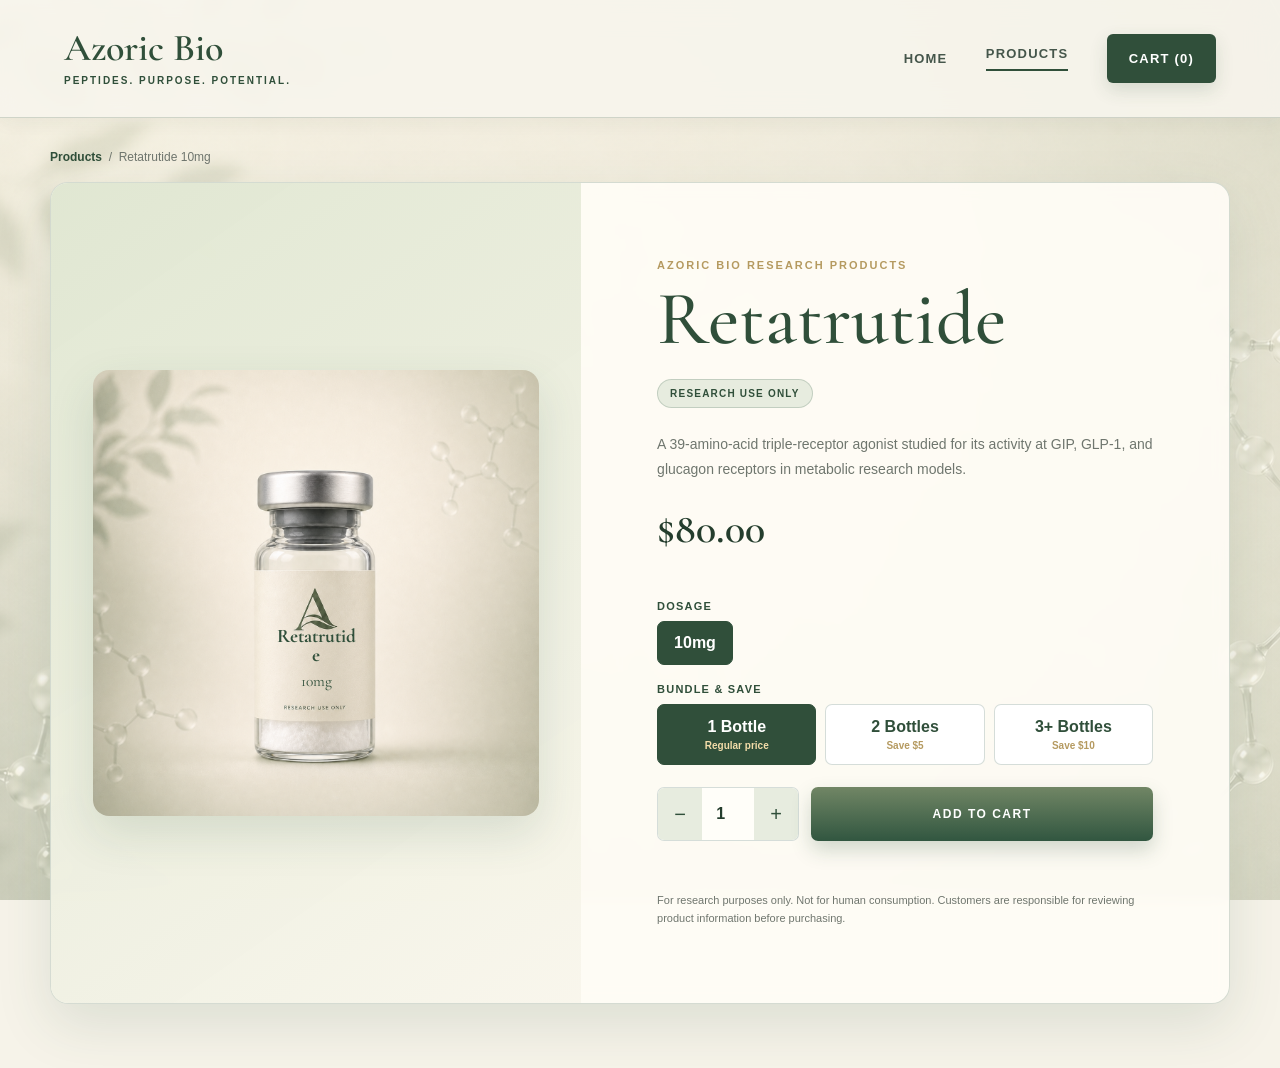
<file: product.html>
<!DOCTYPE html>
<html lang="en">
<head>
  <meta charset="UTF-8">
  <meta name="viewport" content="width=device-width, initial-scale=1.0">
  <title>Product Details | Azoric Bio</title>
  <link rel="preconnect" href="https://fonts.googleapis.com">
  <link rel="preconnect" href="https://fonts.gstatic.com" crossorigin>
  <link href="https://fonts.googleapis.com/css2?family=Cormorant+Garamond:wght@500;600&family=Montserrat:wght@400;500;600;700&display=swap" rel="stylesheet">
  <link rel="stylesheet" href="azoric-theme.css">
  <style>
    :root {
      --green: #315640;
      --sage: #9eae91;
      --pale-sage: #e7ecdf;
      --cream: #f7f4e9;
      --paper: rgba(255, 253, 247, 0.9);
      --gold: #b59450;
      --line: rgba(49, 86, 64, 0.2);
      --muted: #6f776f;
    }

    * { box-sizing: border-box; }
    body { margin: 0; overflow-x: hidden; color: var(--green); font-family: Montserrat, Arial, sans-serif; }
    button, input { font: inherit; }

    .site-header {
      width: 100%;
      min-height: 118px;
      padding: 24px clamp(22px, 5vw, 76px);
      display: flex;
      align-items: center;
      justify-content: space-between;
      gap: 28px;
      background: rgba(249, 247, 239, 0.94);
      border-bottom: 1px solid var(--line);
      box-shadow: 0 8px 28px rgba(49, 86, 64, 0.08);
    }
    .brand { color: var(--green); text-decoration: none; }
    .brand-name { display: block; font-family: "Cormorant Garamond", Georgia, serif; font-size: 38px; font-weight: 600; line-height: .9; }
    .brand-tagline { display: block; margin-top: 10px; font-size: 10px; font-weight: 600; letter-spacing: 3px; text-transform: uppercase; }
    .main-nav { display: flex; align-items: center; gap: clamp(18px, 3vw, 46px); }
    .main-nav a { color: #45564b; font-size: 13px; font-weight: 700; letter-spacing: 1.2px; text-decoration: none; text-transform: uppercase; }
    .main-nav a.active { border-bottom: 2px solid var(--green); padding-bottom: 8px; }
    .main-nav .cart-link { padding: 17px 22px; color: white; background: var(--green); border: 0; border-radius: 6px; }

    .breadcrumbs { width: min(1180px, calc(100% - 40px)); margin: 32px auto 18px; color: var(--muted); font-size: 12px; }
    .breadcrumbs a { color: var(--green); font-weight: 700; text-decoration: none; }

    .product-shell {
      width: min(1180px, calc(100% - 40px));
      margin: 0 auto 64px;
      display: grid;
      grid-template-columns: minmax(320px, .9fr) minmax(360px, 1.1fr);
      overflow: hidden;
      background: var(--paper);
      border: 1px solid var(--line);
      border-radius: 18px;
      box-shadow: 0 20px 55px rgba(49, 86, 64, 0.13);
      backdrop-filter: blur(8px);
    }
    .product-visual { position:relative; min-height:590px; display:grid; place-items:center; padding:42px; background:linear-gradient(145deg,rgba(220,228,205,.88),rgba(247,244,233,.75)); }
    .product-visual img { width: min(100%, 500px); aspect-ratio: 1; display: block; object-fit: cover; border-radius: 16px; box-shadow: 0 18px 45px rgba(49, 86, 64, .15); }
    .detail-vial-label { position:absolute; left:42%; top:58%; width:16%; color:var(--green); font-family:"Cormorant Garamond",Georgia,serif; text-align:center; transform:translateY(-50%); }
    .detail-vial-label strong { display:block; font-size:clamp(13px,1.5vw,20px); line-height:1; overflow-wrap:anywhere; }
    .detail-vial-label span { display:block; margin-top:7px; font-size:clamp(11px,1.2vw,16px); }
    .product-info { padding: clamp(38px, 6vw, 76px); display: flex; flex-direction: column; justify-content: center; }
    .eyebrow { margin: 0 0 12px; color: var(--gold); font-size: 11px; font-weight: 700; letter-spacing: 3px; text-transform: uppercase; }
    h1 { margin: 0; font-family: "Cormorant Garamond", Georgia, serif; font-size: clamp(50px, 6vw, 76px); font-weight: 500; line-height: .95; }
    .dose { margin: 14px 0 0; color: var(--muted); font-family: "Cormorant Garamond", Georgia, serif; font-size: 28px; }
    .research-label { align-self: flex-start; margin: 24px 0; padding: 8px 12px; color: var(--green); background: var(--pale-sage); border: 1px solid var(--line); border-radius: 999px; font-size: 10px; font-weight: 700; letter-spacing: 1.2px; text-transform: uppercase; }
    .product-description { margin:0 0 22px; color:var(--muted); font-size:14px; line-height:1.75; }
    .price { margin: 0 0 28px; font-family: "Cormorant Garamond", Georgia, serif; font-size: 42px; font-weight: 600; }
    .purchase-row { display: flex; gap: 12px; }
    .qty { display: grid; grid-template-columns: 44px 52px 44px; height: 54px; overflow: hidden; border: 1px solid var(--line); border-radius: 7px; background: white; }
    .qty button { border: 0; color: var(--green); background: var(--pale-sage); cursor: pointer; font-size: 20px; }
    .qty input { width: 100%; border: 0; color: var(--green); background: transparent; text-align: center; font-weight: 700; appearance: textfield; }
    .add-button { flex: 1; min-height: 54px; border: 0; border-radius: 7px; color: white; background: linear-gradient(180deg, #718665, #315640); box-shadow: 0 9px 20px rgba(49,86,64,.22); cursor: pointer; font-size: 12px; font-weight: 700; letter-spacing: 1.5px; text-transform: uppercase; }
    .add-button:disabled { opacity: .5; cursor: not-allowed; }
    .purchase-note { margin: 16px 0 0; color: var(--muted); font-size: 11px; line-height: 1.6; }
    .status { min-height: 20px; margin: 15px 0 0; color: var(--green); font-size: 12px; font-weight: 700; }
    .option-label { margin:18px 0 9px; color:var(--green); font-size:11px; font-weight:700; letter-spacing:1.2px; text-transform:uppercase; }
    .dose-options,.bundle-options { display:flex; flex-wrap:wrap; gap:9px; }
    .choice-button { padding:12px 16px; color:var(--green); background:white; border:1px solid var(--line); border-radius:7px; cursor:pointer; font-weight:700; }
    .choice-button.active { color:white; background:var(--green); border-color:var(--green); }
    .bundle-options { display:grid; grid-template-columns:repeat(3,1fr); margin-bottom:22px; }
    .bundle-button { padding:13px 8px; }
    .bundle-button span { display:block; margin-top:4px; color:var(--gold); font-size:10px; }
    .bundle-button.active span { color:#f2dca9; }

    @media (max-width: 760px) {
      .site-header { align-items: flex-start; flex-direction: column; }
      .main-nav { width: 100%; justify-content: space-between; gap: 10px; }
      .main-nav a { font-size: 10px; }
      .main-nav .cart-link { padding: 13px 14px; }
      .product-shell { grid-template-columns: 1fr; }
      .product-visual { min-height: auto; padding: 24px; }
      .product-info { padding: 36px 25px 42px; }
      .purchase-row { flex-direction: column; }
      .qty { width: 100%; grid-template-columns: 1fr 1fr 1fr; }
    }
  </style>
</head>
<body>
  <header class="site-header">
    <a class="brand" href="index.html" aria-label="Azoric Bio home">
      <span class="brand-name">Azoric Bio</span>
      <span class="brand-tagline">Peptides. Purpose. Potential.</span>
    </a>
    <nav class="main-nav" aria-label="Main navigation">
      <a href="index.html">Home</a>
      <a class="active" href="order.html">Products</a>
      <a class="cart-link" href="cart.html">Cart (<span id="cartCount">0</span>)</a>
    </nav>
  </header>

  <div class="breadcrumbs"><a href="order.html">Products</a> &nbsp;/&nbsp; <span id="crumbName">Product details</span></div>

  <main class="product-shell">
    <section class="product-visual" aria-label="Product image">
      <img id="productImage" src="azoric-vial-template.png" alt="Azoric Bio research vial">
      <span class="detail-vial-label"><strong id="vialName"></strong><span id="vialDose"></span></span>
    </section>
    <section class="product-info">
      <p class="eyebrow">Azoric Bio Research Products</p>
      <h1 id="productName">Loading product…</h1>
      <span class="research-label">Research Use Only</span>
      <p class="product-description" id="productDescription"></p>
      <p class="price" id="productPrice"></p>
      <p class="option-label">Dosage</p>
      <div class="dose-options" id="doseOptions"></div>
      <p class="option-label">Bundle &amp; Save</p>
      <div class="bundle-options">
        <button class="choice-button bundle-button active" type="button" data-quantity="1">1 Bottle<span>Regular price</span></button>
        <button class="choice-button bundle-button" type="button" data-quantity="2">2 Bottles<span>Save $5</span></button>
        <button class="choice-button bundle-button" type="button" data-quantity="3">3+ Bottles<span>Save $10</span></button>
      </div>
      <div class="purchase-row">
        <div class="qty" aria-label="Quantity selector">
          <button type="button" id="minusButton" aria-label="Decrease quantity">−</button>
          <input id="quantity" type="number" min="1" value="1" aria-label="Quantity">
          <button type="button" id="plusButton" aria-label="Increase quantity">+</button>
        </div>
        <button class="add-button" id="addButton" type="button" disabled>Add to Cart</button>
      </div>
      <p class="status" id="status" aria-live="polite"></p>
      <p class="purchase-note">For research purposes only. Not for human consumption. Customers are responsible for reviewing product information before purchasing.</p>
    </section>
  </main>

  <script>
    const SUPABASE_URL = 'https://topaetuajpdzauvhrefu.supabase.co';
    const SUPABASE_KEY = 'eyJhbGciOiJIUzI1NiIsInR5cCI6IkpXVCJ9.eyJpc3MiOiJzdXBhYmFzZSIsInJlZiI6InRvcGFldHVhanBkemF1dmhyZWZ1Iiwicm9sZSI6ImFub24iLCJpYXQiOjE3NzkwNDg0ODAsImV4cCI6MjA5NDYyNDQ4MH0.K3Lag09MNyEVZaGaMu7iNst2OyzcTfc2PWPPwrGhb9w';
    const AZORIC_CART_KEY = 'azoricBioCart';
    let selectedProduct = null;
    let currentVariants = [];

    const fallbackProducts = [
      { id: 42, name: 'Retatrutide', dose: '10mg', price: 80, stock: 40 },
      { id: 43, name: 'Tirzepatide', dose: '10mg', price: 35, stock: 40 },
      { id: 44, name: 'Tirzepatide', dose: '20mg', price: 60, stock: 40 },
      { id: 45, name: 'GHK-Cu', dose: '50mg', price: 45, stock: 20 },
      { id: 46, name: 'MOTS-c', dose: '10mg', price: 50, stock: 20 },
      { id: 47, name: 'CJC-1295 (No DAC) + Ipamorelin', dose: '10mg', price: 65, stock: 20 },
      { id: 48, name: 'SS-31', dose: '10mg', price: 40, stock: 0 },
      { id: 49, name: 'NAD+', dose: '500mg', price: 70, stock: 20 },
      { id: 50, name: 'Semax', dose: '10mg', price: 40, stock: 10 },
      { id: 51, name: 'Selank', dose: '10mg', price: 40, stock: 10 },
      { id: 52, name: 'BPC-157', dose: '10mg', price: 45, stock: 20 },
      { id: 53, name: 'KPV', dose: '10mg', price: 45, stock: 20 },
      { id: 54, name: 'PT-141', dose: '10mg', price: 45, stock: 20 },
      { id: 55, name: 'Bacteriostatic Water', dose: '30ML', price: 25, stock: 50 }
    ];

    function getCart() {
      try {
        const cart = JSON.parse(localStorage.getItem(AZORIC_CART_KEY));
        return Array.isArray(cart) ? cart : [];
      } catch (_) { return []; }
    }

    function updateCartCount() {
      const count = getCart().reduce((sum, item) => sum + Number(item.quantity || 0), 0);
      document.getElementById('cartCount').textContent = count;
    }

    function descriptionFor(product) {
      const name = product.name.toLowerCase();
      if (name.includes('retatrutide')) return 'A 39-amino-acid triple-receptor agonist studied for its activity at GIP, GLP-1, and glucagon receptors in metabolic research models.';
      if (name.includes('tirzepatide')) return 'A synthetic 39-amino-acid dual-receptor agonist studied for its activity at GIP and GLP-1 receptors in metabolic research.';
      if (name.includes('bpc-157')) return 'A 15-amino-acid research peptide examined in preclinical models involving cellular response, tissue signaling, and regenerative processes.';
      if (name.includes('ghk')) return 'A naturally occurring copper-binding tripeptide studied in laboratory models involving extracellular matrix signaling, tissue remodeling, and collagen-related processes.';
      if (name.includes('tesamorelin')) return 'A 44-amino-acid GHRH analog investigated for its interaction with pituitary growth-hormone signaling pathways in research settings.';
      if (name.includes('cjc') || name.includes('ipamorelin')) return 'A research combination studied for synchronized activity involving GHRH and ghrelin-receptor signaling pathways.';
      if (name.includes('kpv')) return 'A three-amino-acid peptide derived from the C-terminal sequence of alpha-MSH and studied in preclinical inflammatory-signaling models.';
      if (name.includes('mots')) return 'A mitochondrial-derived peptide investigated in preclinical studies involving cellular metabolism, energy regulation, and exercise-related signaling.';
      if (name.includes('nad')) return 'A dinucleotide coenzyme studied for its central roles in cellular energy transfer, redox reactions, sirtuin activity, and mitochondrial function.';
      if (name.includes('selank')) return 'A synthetic heptapeptide studied in research involving GABAergic signaling, neurotrophic pathways, cognition, and stress-related responses.';
      if (name.includes('semax')) return 'A synthetic ACTH-derived heptapeptide investigated in research involving BDNF expression, TrkB signaling, cognition, and neuroprotective pathways.';
      if (name.includes('pt-141')) return 'A cyclic melanocortin-receptor peptide studied in clinical and laboratory research involving MC3R and MC4R signaling.';
      if (name.includes('ss-31')) return 'A mitochondria-targeting tetrapeptide studied for its interaction with cardiolipin and mitochondrial membrane bioenergetics.';
      if (name.includes('bacteriostatic') || name.includes('bac water')) return 'Sterile research supply containing 0.9% benzyl alcohol. For research use only.';
      return 'An Azoric Bio research product offered for laboratory and in-vitro research applications.';
    }

    function renderProduct(product) {
      selectedProduct = product;
      const isOut = Number(product.stock) <= 0;
      const title = `${product.name}${product.dose ? ` ${product.dose}` : ''}`;
      document.title = `${title} | Azoric Bio`;
      document.getElementById('crumbName').textContent = title;
      document.getElementById('productName').textContent = product.name;
      document.getElementById('vialName').textContent = product.name;
      document.getElementById('vialDose').textContent = product.dose || '';
      document.getElementById('productDescription').textContent = descriptionFor(product);
      document.getElementById('quantity').max = Math.max(1, Number(product.stock) || 1);
      const button = document.getElementById('addButton');
      button.disabled = isOut;
      button.textContent = isOut ? 'Out of Stock' : 'Add to Cart';
      const image = document.getElementById('productImage');
      image.alt = `${title} Azoric Bio research vial`;
      updateBundlePrice();
    }

    function variantsFor(product, inventory) {
      const name = product.name.toLowerCase();
      if (name.includes('tirzepatide')) return inventory.filter(item => item.name.toLowerCase().includes('tirzepatide'));
      if (name.includes('ghk')) {
        const fifty = inventory.find(item => item.name.toLowerCase().includes('ghk') && String(item.dose).toLowerCase() === '50mg') || product;
        return [fifty, { ...fifty, id: 'ghk-cu-100mg', dose: '100mg', price: 80, stock: 99 }];
      }
      return [product];
    }

    function renderDoseOptions() {
      const wrap = document.getElementById('doseOptions');
      wrap.innerHTML = '';
      currentVariants.forEach((variant, index) => {
        const button = document.createElement('button');
        button.type = 'button';
        button.className = `choice-button${variant.id === selectedProduct.id ? ' active' : ''}`;
        button.textContent = variant.dose || 'Standard';
        button.addEventListener('click', () => {
          document.querySelectorAll('#doseOptions .choice-button').forEach(item => item.classList.remove('active'));
          button.classList.add('active');
          renderProduct(currentVariants[index]);
        });
        wrap.appendChild(button);
      });
    }

    function bundleDiscount(quantity) { return quantity >= 3 ? 10 : quantity === 2 ? 5 : 0; }

    function updateBundlePrice() {
      if (!selectedProduct) return;
      const quantity = clampQuantity(document.getElementById('quantity').value);
      const total = Number(selectedProduct.price) * quantity - bundleDiscount(quantity);
      document.getElementById('productPrice').textContent = quantity === 1 ? `$${total.toFixed(2)}` : `$${total.toFixed(2)} bundle total`;
    }

    async function loadProduct() {
      const id = Number(new URLSearchParams(location.search).get('id')) || 42;
      let products = fallbackProducts;
      try {
        const response = await fetch(`${SUPABASE_URL}/rest/v1/inventory?order=id`, {
          headers: { apikey: SUPABASE_KEY, Authorization: `Bearer ${SUPABASE_KEY}` }
        });
        const data = await response.json();
        if (Array.isArray(data) && data.length) products = data;
      } catch (_) {}
      const product = products.find(item => Number(item.id) === id) || fallbackProducts.find(item => Number(item.id) === id) || fallbackProducts[0];
      currentVariants = variantsFor(product, products);
      renderProduct(product);
      renderDoseOptions();
    }

    function clampQuantity(value) {
      const max = Math.max(1, Number(selectedProduct?.stock) || 1);
      return Math.max(1, Math.min(max, Number(value) || 1));
    }

    document.getElementById('minusButton').addEventListener('click', () => {
      const input = document.getElementById('quantity');
      input.value = clampQuantity(Number(input.value) - 1);
      updateBundleSelection();
    });
    document.getElementById('plusButton').addEventListener('click', () => {
      const input = document.getElementById('quantity');
      input.value = clampQuantity(Number(input.value) + 1);
      updateBundleSelection();
    });
    document.getElementById('quantity').addEventListener('change', event => {
      event.target.value = clampQuantity(event.target.value);
      updateBundleSelection();
    });
    function updateBundleSelection() {
      const quantity = Number(document.getElementById('quantity').value);
      document.querySelectorAll('.bundle-button').forEach(button => {
        const tier = Number(button.dataset.quantity);
        button.classList.toggle('active', tier === (quantity >= 3 ? 3 : quantity));
      });
      updateBundlePrice();
    }
    document.querySelectorAll('.bundle-button').forEach(button => {
      button.addEventListener('click', () => {
        document.getElementById('quantity').value = button.dataset.quantity;
        updateBundleSelection();
      });
    });
    document.getElementById('addButton').addEventListener('click', () => {
      if (!selectedProduct || Number(selectedProduct.stock) <= 0) return;
      const quantity = clampQuantity(document.getElementById('quantity').value);
      const discount = bundleDiscount(quantity);
      const effectiveUnitPrice = (Number(selectedProduct.price) * quantity - discount) / quantity;
      const cart = getCart();
      const cartId = `product-${selectedProduct.id}`;
      const existing = cart.find(item => item.cartId === cartId);
      if (existing) {
        const combinedQuantity = Math.min(Number(selectedProduct.stock) || 99, Number(existing.quantity || 0) + quantity);
        const combinedDiscount = bundleDiscount(combinedQuantity);
        existing.quantity = combinedQuantity;
        existing.price = (Number(selectedProduct.price) * combinedQuantity - combinedDiscount) / combinedQuantity;
        existing.details = `${selectedProduct.name}${selectedProduct.dose ? ` ${selectedProduct.dose}` : ''}${combinedDiscount ? ` · Bundle savings $${combinedDiscount}` : ''}`;
      } else {
        cart.push({
          cartId,
          category: 'product',
          productId: selectedProduct.id,
          name: selectedProduct.name,
          dose: selectedProduct.dose || '',
          price: effectiveUnitPrice,
          stock: Number(selectedProduct.stock) || 99,
          quantity,
          details: `${selectedProduct.name}${selectedProduct.dose ? ` ${selectedProduct.dose}` : ''}${discount ? ` · Bundle savings $${discount}` : ''}`
        });
      }
      localStorage.setItem(AZORIC_CART_KEY, JSON.stringify(cart));
      updateCartCount();
      document.getElementById('status').textContent = `${quantity} added to your cart.`;
      const button = document.getElementById('addButton');
      button.textContent = 'Added to Cart ✓';
      setTimeout(() => { button.textContent = 'Add to Cart'; }, 1400);
    });

    updateCartCount();
    loadProduct();
  </script>
</body>
</html>
</file>
<file: azoric-theme.css>
/* Shared Azoric Bio visual theme */
:root {
  --az-cream: #f6f3e9;
  --az-surface: rgba(255, 254, 249, 0.91);
  --az-sage: #aeb9a0;
  --az-sage-soft: #e8ece1;
  --az-green: #304f3a;
  --az-green-dark: #243d2d;
  --az-gold: #b59a60;
  --az-muted: #6f766e;
  --az-border: rgba(48, 79, 58, 0.20);
  --az-shadow: 0 12px 34px rgba(48, 66, 52, 0.09);

  --bg: var(--az-cream) !important;
  --surface: #fffef9 !important;
  --accent: #87997d !important;
  --accent2: var(--az-sage-soft) !important;
  --accent-dark: var(--az-green) !important;
  --text: #273a2d !important;
  --muted: var(--az-muted) !important;
  --border: var(--az-border) !important;
  --ivory: var(--az-cream) !important;
  --green: var(--az-green) !important;
  --sage: #87997d !important;
  --sage-light: var(--az-sage-soft) !important;
  --gold: var(--az-gold) !important;
}

html {
  background: var(--az-cream);
}

body {
  color: var(--az-green-dark) !important;
  background-color: var(--az-cream) !important;
  background-image:
    linear-gradient(rgba(247, 245, 237, 0.42), rgba(247, 245, 237, 0.42)),
    url("azoric-background.png") !important;
  background-position: center top !important;
  background-size: cover !important;
  background-repeat: no-repeat !important;
  background-attachment: fixed !important;
  font-family: "DM Sans", Arial, sans-serif !important;
}

h1, h2, h3,
.brand-name,
.logo-block h1,
.storefront-intro h2,
.package-card-header h3,
.item-name,
.panel-heading h2,
.panel-head h2,
.page-heading h1,
.heading h1 {
  color: var(--az-green) !important;
  font-family: "Cormorant Garamond", Georgia, serif !important;
}

.site-header {
  background: rgba(247, 245, 237, 0.88) !important;
  border-color: var(--az-border) !important;
  box-shadow: 0 4px 18px rgba(48, 66, 52, 0.05) !important;
  backdrop-filter: blur(15px);
  -webkit-backdrop-filter: blur(15px);
}

.brand-name {
  font-weight: 600 !important;
}

.brand-tagline,
.eyebrow,
.section-label {
  letter-spacing: 2px !important;
}

.main-nav a,
.storefront-nav a {
  font-family: "DM Sans", Arial, sans-serif !important;
}

.nav-shop,
.cart-link,
.cart-nav-link,
.shop-button,
.shop-link,
.button-link,
.checkout-button,
.place-order,
.package-add-btn-premium {
  color: #fff !important;
  background: var(--az-green) !important;
  border-color: var(--az-green) !important;
  box-shadow: 0 7px 18px rgba(48, 79, 58, 0.16);
}

.nav-shop:hover,
.cart-link:hover,
.cart-nav-link:hover,
.shop-button:hover,
.shop-link:hover,
.button-link:hover,
.checkout-button:hover,
.place-order:hover {
  background: var(--az-green-dark) !important;
}

.research-notice,
.use-card,
.package-card,
.shopping-nav,
.products-toggle,
.peptide-table,
.goal-panel,
.products-cart-cta,
.cart-panel,
.summary-panel,
.panel,
.modal-card {
  background: var(--az-surface) !important;
  border-color: var(--az-border) !important;
  box-shadow: var(--az-shadow) !important;
  backdrop-filter: blur(9px);
  -webkit-backdrop-filter: blur(9px);
}

.package-footer,
.products-cart-cta,
.guest-note,
.pickup-note {
  background: rgba(232, 236, 225, 0.91) !important;
}

.package-footer-premium {
  background: rgba(244, 237, 219, 0.93) !important;
}

input,
select,
textarea,
.quantity-control input {
  color: var(--az-green-dark) !important;
  background: rgba(255, 254, 249, 0.95) !important;
  border-color: var(--az-border) !important;
}

input:focus,
select:focus,
textarea:focus {
  border-color: #87997d !important;
  box-shadow: 0 0 0 3px rgba(135, 153, 125, 0.16) !important;
}

.responsibility-section {
  background: rgba(48, 79, 58, 0.96) !important;
  box-shadow: inset 0 1px rgba(255, 255, 255, 0.12);
}

.responsibility-section h2 {
  color: #fff !important;
}

footer {
  background: rgba(239, 238, 229, 0.90) !important;
  border-color: var(--az-border) !important;
  backdrop-filter: blur(12px);
  -webkit-backdrop-filter: blur(12px);
}

@media (max-width: 760px) {
  body {
    background-attachment: scroll !important;
    background-position: 58% top !important;
  }

  .site-header {
    background: rgba(247, 245, 237, 0.96) !important;
  }
}

body {
  overflow-x: hidden;
}

/* Make the Products-page header full width */

body > .page > .site-header {
  position: relative;
  width: 100vw !important;
  max-width: none !important;

  margin-top: -26px !important;
  margin-right: 0 !important;
  margin-bottom: 30px !important;
  margin-left: calc(50% - 50vw) !important;

  padding:
    16px
    max(24px, calc((100vw - 1180px) / 2))
    18px !important;

  border-top: 0 !important;
  border-right: 0 !important;
  border-left: 0 !important;
}

@media (max-width: 760px) {
  body > .page > .site-header {
    margin-top: -18px !important;
    padding-right: 18px !important;
    padding-left: 18px !important;
  }
}

/* Fix navigation alignment in order.html */

.site-header .storefront-nav {
  display: flex !important;
  align-items: center !important;
  justify-content: flex-end !important;
  gap: clamp(22px, 3vw, 38px) !important;
  margin-left: auto !important;
  width: 100% !important;
}

@media (max-width: 760px) {
  .site-header .storefront-nav {
    justify-content: flex-start !important;
    margin-left: 0 !important;
    overflow-x: auto;
  }
}

/* Lighten the responsibility section */

.responsibility-section {
  background: rgba(174, 187, 160, 0.92) !important;
  border-top: 1px solid rgba(48, 79, 58, 0.15);
  border-bottom: 1px solid rgba(48, 79, 58, 0.15);
}

.responsibility-card {
  color: var(--az-green-dark) !important;
  background: rgba(255, 254, 249, 0.40) !important;
  border-color: rgba(48, 79, 58, 0.22) !important;
  box-shadow: 0 12px 32px rgba(48, 66, 52, 0.08) !important;
  backdrop-filter: blur(8px);
  -webkit-backdrop-filter: blur(8px);
}

.responsibility-section h2 {
  color: var(--az-green) !important;
}

.responsibility-card p {
  color: #4f5e52 !important;
}

.responsibility-card .eyebrow {
  color: #806b3d !important;
}

/* Homepage product introduction */

.hero-content {
  max-width: 930px !important;
}

.hero h1 {
  max-width: 880px;
  margin-right: auto;
  margin-left: auto;
}

.hero-description {
  max-width: 720px !important;
}

.hero-highlights {
  display: flex;
  flex-wrap: wrap;
  justify-content: center;
  gap: 10px;
  margin: 28px auto 22px;
}

.hero-highlights span {
  padding: 9px 15px;
  color: var(--az-green);
  background: rgba(232, 236, 225, 0.88);
  border: 1px solid var(--az-border);
  border-radius: 30px;
  font-size: 10px;
  font-weight: 600;
  letter-spacing: 1px;
  text-transform: uppercase;
  backdrop-filter: blur(8px);
  -webkit-backdrop-filter: blur(8px);
}

.hero-shop-button {
  display: inline-block;
  min-width: 220px;
  margin-bottom: 32px;
  padding: 16px 27px;
  color: #ffffff;
  background: var(--az-green);
  border: 1px solid var(--az-green);
  border-radius: 4px;
  box-shadow: 0 10px 24px rgba(48, 79, 58, 0.20);
  font-size: 11px;
  font-weight: 600;
  letter-spacing: 1.8px;
  text-decoration: none;
  text-transform: uppercase;
  transition: transform 0.2s ease, background 0.2s ease;
}

.hero-shop-button:hover {
  background: var(--az-green-dark);
  transform: translateY(-2px);
}

@media (max-width: 600px) {
  .hero-highlights {
    align-items: center;
    flex-direction: column;
  }

  .hero-highlights span {
    width: min(100%, 270px);
  }

  .hero-shop-button {
    width: min(100%, 300px);
  }
}

.storefront-intro h1 {
  color: var(--az-green);
  font-family: "Cormorant Garamond", Georgia, serif;
  font-size: clamp(40px, 5vw, 58px);
  font-weight: 500;
  line-height: 1.05;
}

/* Products-page search */

.product-search-section {
  margin: 24px 0 18px;
  padding: 18px;
  background: var(--az-surface);
  border: 1px solid var(--az-border);
  border-radius: 8px;
  box-shadow: var(--az-shadow);
  backdrop-filter: blur(9px);
  -webkit-backdrop-filter: blur(9px);
}

.product-search-section label {
  display: block;
  margin-bottom: 8px;
  color: var(--az-green);
  font-size: 10px;
  font-weight: 700;
  letter-spacing: 1.5px;
  text-transform: uppercase;
}

.product-search-box {
  display: grid;
  grid-template-columns: minmax(0, 1fr) auto;
}

.product-search-box input {
  min-height: 46px;
  padding: 11px 14px;
  border-radius: 5px 0 0 5px;
}

.product-search-box button {
  min-width: 90px;
  padding: 0 17px;
  color: #ffffff;
  background: var(--az-green);
  border: 1px solid var(--az-green);
  border-radius: 0 5px 5px 0;
  font-size: 9px;
  font-weight: 700;
  letter-spacing: 1px;
  text-transform: uppercase;
  cursor: pointer;
}

.product-search-box button:hover {
  background: var(--az-green-dark);
}

.product-search-section small {
  display: block;
  margin-top: 8px;
  color: var(--az-muted);
  font-size: 10px;
}

@media (max-width: 520px) {
  .product-search-box {
    grid-template-columns: 1fr;
    gap: 8px;
  }

  .product-search-box input,
  .product-search-box button {
    min-height: 44px;
    border-radius: 5px;
  }
}

/* Products-page header search */

body > .page > .site-header {
  grid-template-columns:
    auto
    minmax(220px, 410px)
    auto !important;
}

.header-product-search {
  display: grid;
  grid-template-columns: minmax(0, 1fr) auto;
  width: 100%;
  margin: 0 auto;
}

.header-product-search input {
  width: 100%;
  min-height: 42px;
  padding: 10px 13px;
  background: rgba(255, 254, 249, 0.92) !important;
  border: 1px solid var(--az-border);
  border-right: 0;
  border-radius: 5px 0 0 5px;
}

.header-product-search button {
  min-height: 42px;
  padding: 0 15px;
  color: #ffffff;
  background: var(--az-green);
  border: 1px solid var(--az-green);
  border-radius: 0 5px 5px 0;
  font-size: 9px;
  font-weight: 700;
  letter-spacing: 1px;
  text-transform: uppercase;
  cursor: pointer;
}

.header-product-search button:hover {
  background: var(--az-green-dark);
}

body > .page > .site-header .storefront-nav {
  width: auto !important;
  margin-left: 0 !important;
  justify-content: flex-end !important;
}

/* Tablet */

@media (max-width: 950px) {
  body > .page > .site-header {
    grid-template-columns: auto 1fr !important;
  }

  .header-product-search {
    grid-column: 1 / -1;
    grid-row: 2;
  }
}

/* Phone */

@media (max-width: 620px) {
  body > .page > .site-header {
    grid-template-columns: 1fr !important;
  }

  body > .page > .site-header .storefront-nav {
    grid-column: 1;
    grid-row: 2;
    justify-content: flex-start !important;
  }

  .header-product-search {
    grid-column: 1;
    grid-row: 3;
  }
}

/* Separate Products search from navigation */

body > .page > .site-header {
  grid-template-columns: auto 1fr !important;
}

body > .page > .site-header .storefront-nav {
  justify-content: flex-end !important;
  width: auto !important;
  margin-left: auto !important;
}

.header-product-search {
  display: grid !important;
  grid-template-columns: minmax(0, 1fr) auto !important;
  width: min(100%, 760px) !important;
  margin: 22px auto 30px !important;
  padding: 6px !important;
  background: rgba(255, 254, 249, 0.88) !important;
  border: 1px solid var(--az-border);
  border-radius: 9px;
  box-shadow: var(--az-shadow);
  backdrop-filter: blur(9px);
  -webkit-backdrop-filter: blur(9px);
}

.header-product-search input {
  min-height: 45px;
  padding: 11px 14px;
  border: 0 !important;
  border-radius: 5px 0 0 5px;
  box-shadow: none !important;
}

.header-product-search button {
  min-width: 90px;
  min-height: 45px;
  padding: 0 17px;
  color: #ffffff;
  background: var(--az-green);
  border: 0;
  border-radius: 0 5px 5px 0;
  font-size: 9px;
  font-weight: 700;
  letter-spacing: 1px;
  text-transform: uppercase;
  cursor: pointer;
}

@media (max-width: 620px) {
  .header-product-search {
    grid-template-columns: 1fr !important;
    gap: 7px;
  }

  .header-product-search input,
  .header-product-search button {
    border-radius: 5px;
  }
}
</file>
